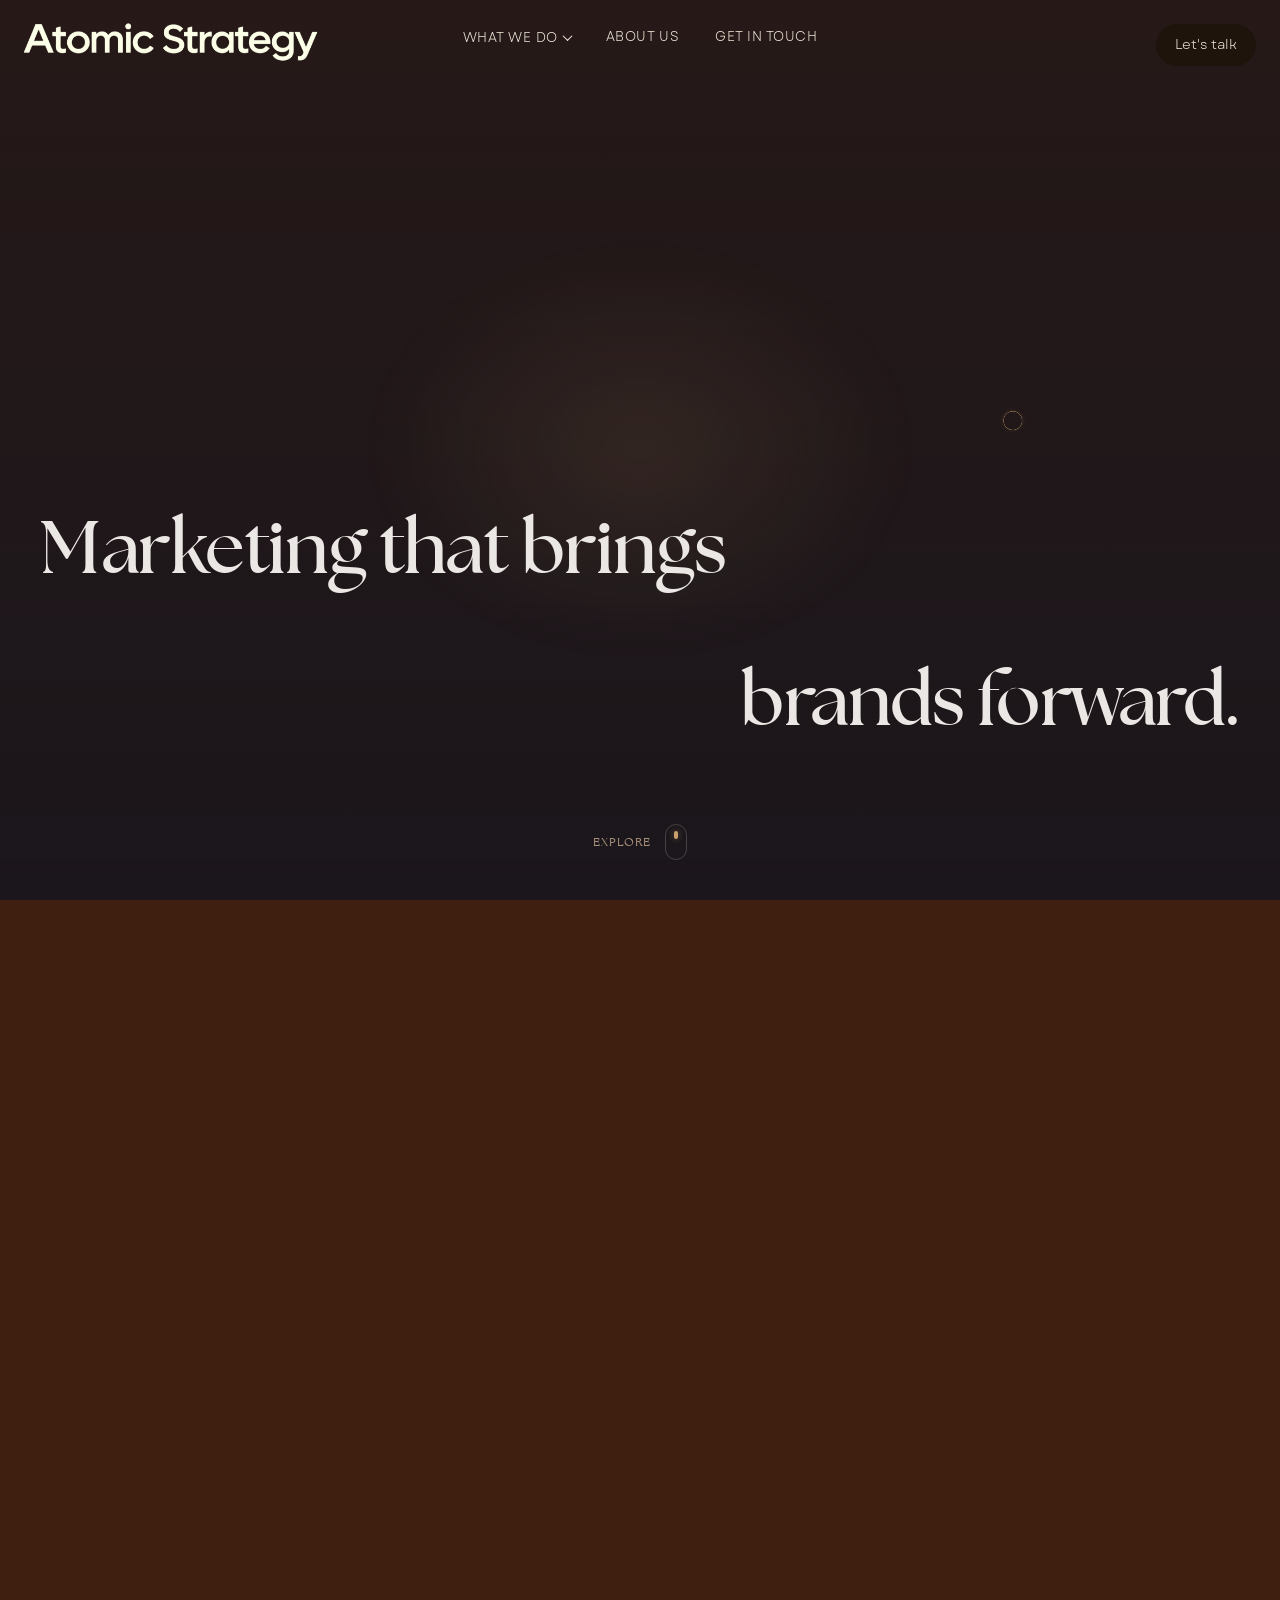
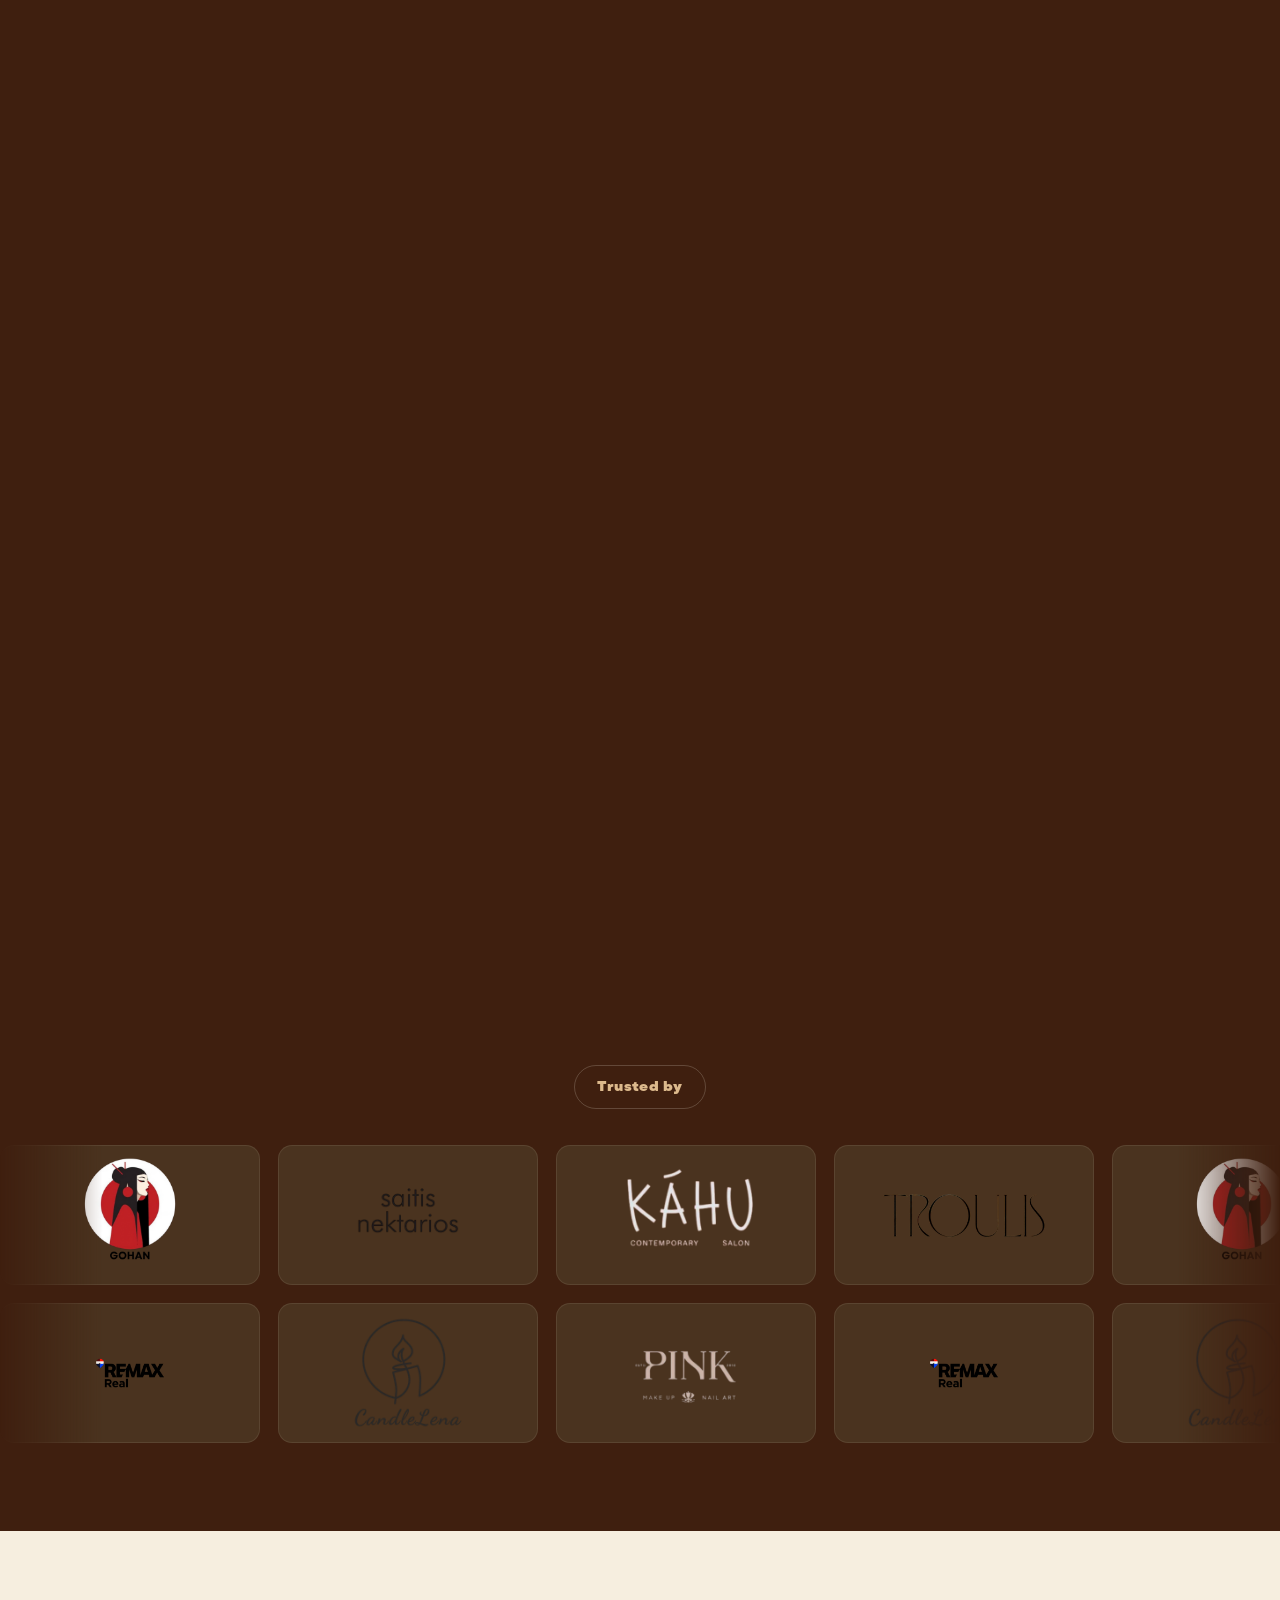
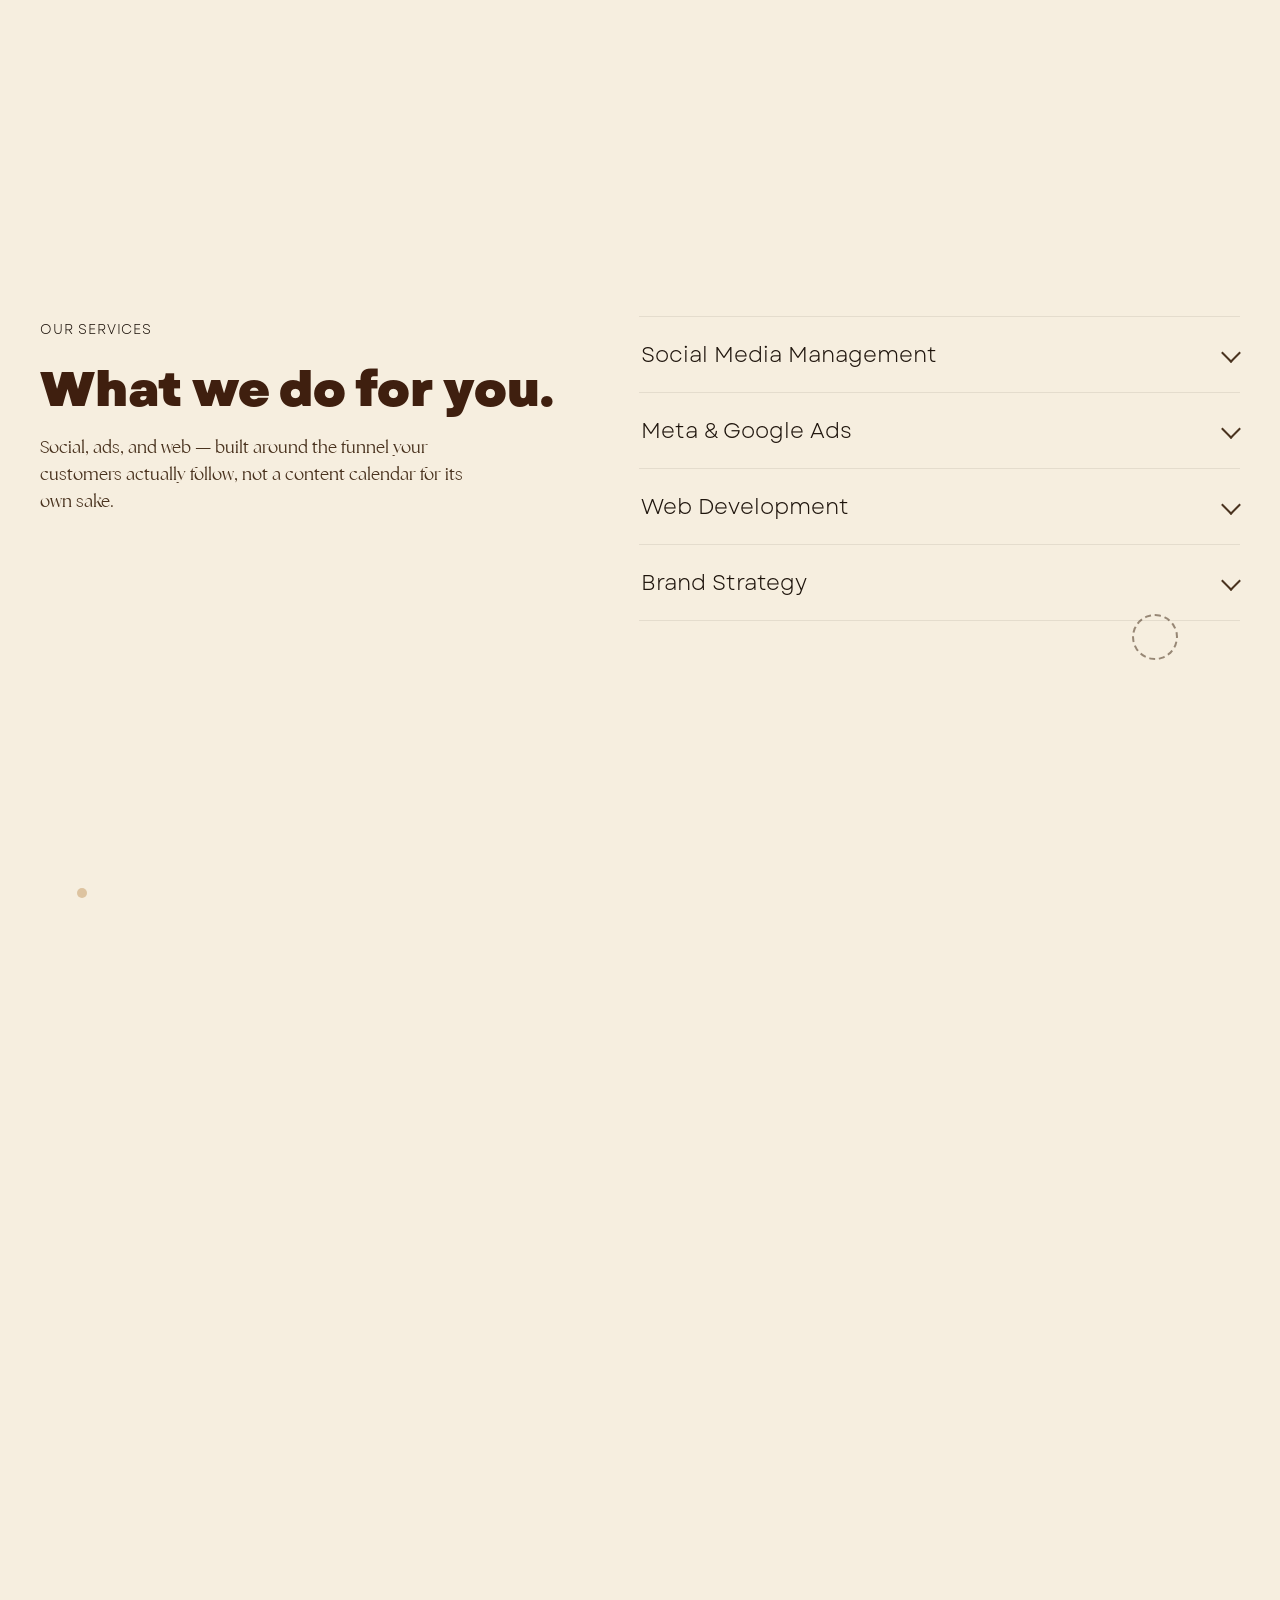
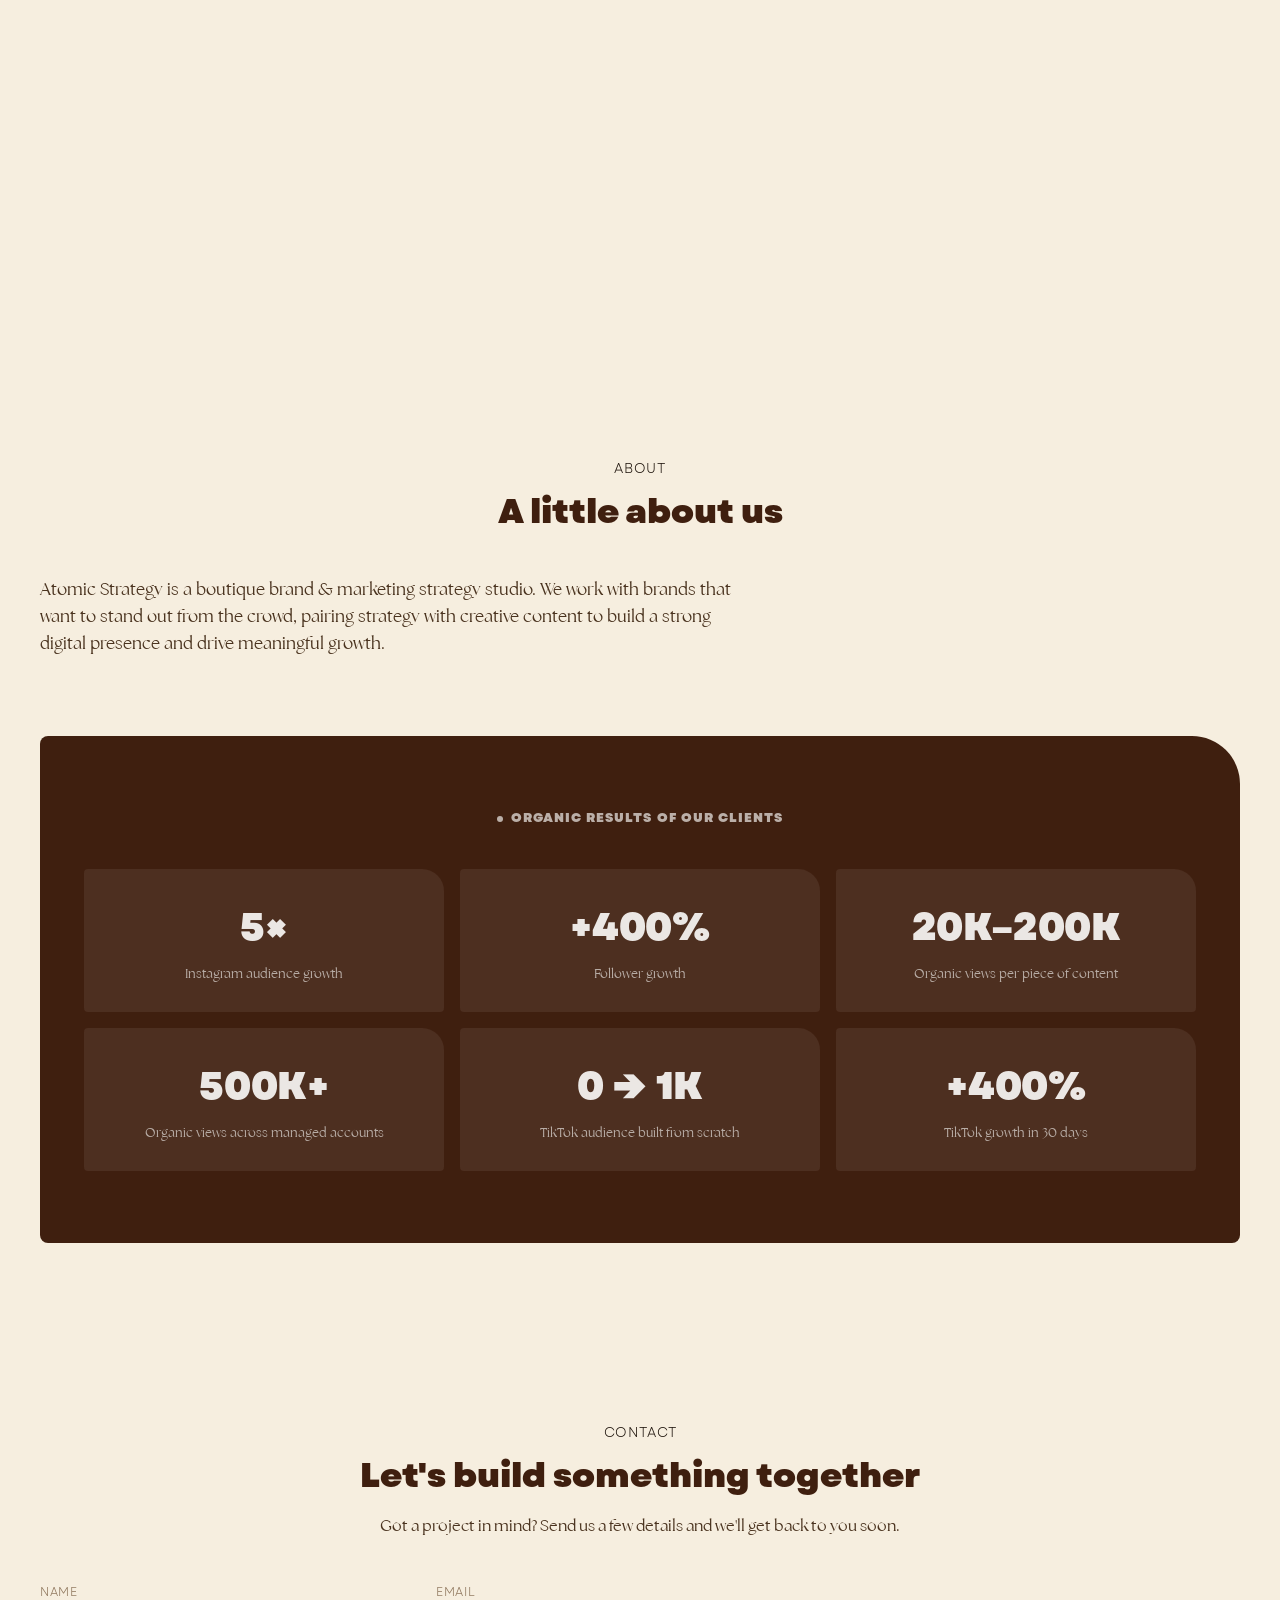
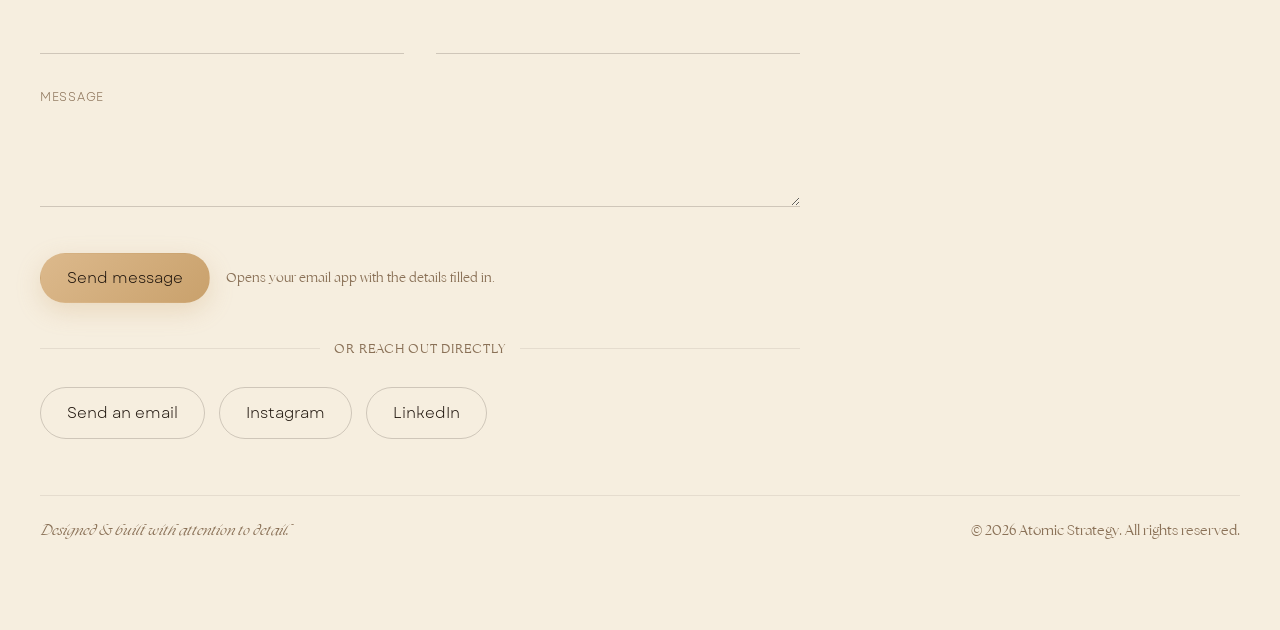
<file: index.html>
<!DOCTYPE html>
<html lang="en">
<head>
<meta charset="UTF-8">
<meta name="viewport" content="width=device-width, initial-scale=1.0">
<script>
  (function () {
    try {
      var supportsSticky = window.CSS && CSS.supports && CSS.supports("position", "sticky");
      if (supportsSticky) {
        document.documentElement.classList.add("pin-mode");
      }
      // Must run before first paint (styles.css gates the manual
      // pageFadeIn/.is-page-fading-out fallback on this class) so the
      // browser's own cross-document view transition never runs alongside
      // our own opacity animation on the same page load.
      if ("startViewTransition" in document) {
        document.documentElement.classList.add("has-native-transitions");
      }
      // Every reload / restart starts at the hero: no restored scroll
      // position, and no leftover #anchor jumping past it.
      if ("scrollRestoration" in history) {
        history.scrollRestoration = "manual";
      }
      if (location.hash) {
        history.replaceState(null, "", location.pathname + location.search);
      }
    } catch (e) {}
  })();
</script>
<title data-i18n="meta.title">Marketing that brings brands forward — Atomic Strategy</title>
<meta name="description" data-i18n-content="meta.description" content="Atomic Strategy — boutique brand &amp; marketing strategy studio στο Ηράκλειο Κρήτης.">
<meta property="og:type" content="website">
<meta property="og:url" content="https://atomicstrategy.gr/">
<meta property="og:site_name" content="Atomic Strategy">
<meta property="og:title" content="Marketing that brings brands forward — Atomic Strategy">
<meta property="og:description" content="Atomic Strategy — boutique brand &amp; marketing strategy studio στο Ηράκλειο Κρήτης.">
<meta property="og:image" content="https://atomicstrategy.gr/assets/images/og-cover.png">
<meta property="og:image:width" content="1200">
<meta property="og:image:height" content="630">
<meta name="twitter:card" content="summary_large_image">
<meta name="twitter:title" content="Marketing that brings brands forward — Atomic Strategy">
<meta name="twitter:description" content="Atomic Strategy — boutique brand &amp; marketing strategy studio στο Ηράκλειο Κρήτης.">
<meta name="twitter:image" content="https://atomicstrategy.gr/assets/images/og-cover.png">
<link rel="icon" type="image/svg+xml" href="assets/favicon.svg">
<link rel="preconnect" href="https://fonts.googleapis.com">
<link rel="preconnect" href="https://fonts.gstatic.com" crossorigin>
<link rel="stylesheet" href="https://fonts.googleapis.com/css2?family=Poppins:wght@600;700;800&display=swap">
<link rel="stylesheet" href="styles.css?v=202609233">
</head>
<body class="is-loading">

<div class="loader" id="loader" aria-hidden="true">
  <div class="loader-inner">
    <img class="loader-mark" src="assets/mark.png" alt="">
    <img class="loader-wordmark" src="assets/showcase-caption.png" alt="Atomic Strategy">
    <span class="loader-atomic" hidden>Atomic</span>
    <span class="loader-cycle" id="loaderCycle" hidden>Energy</span>
    <div class="loader-bar"><span class="loader-bar-fill" id="loaderBarFill"></span></div>
  </div>
</div>

<a class="skip-link" href="#main" data-i18n="a11y.skipLink">Μετάβαση στο περιεχόμενο</a>

<header class="floating-nav" id="floatingNav">
  <a href="#top" class="floating-nav-logo" aria-label="Atomic Strategy">
    <span class="brand-badge-text">Atomic<br>Strategy</span>
  </a>
  <nav class="floating-nav-links" aria-label="Κύρια πλοήγηση">
    <div class="nav-dropdown">
      <button type="button" class="nav-dropdown-trigger" id="servicesDropdownTriggerFloating" aria-expanded="false" aria-controls="servicesDropdownPanelFloating" data-i18n="nav.services">Υπηρεσίες</button>
      <div class="nav-dropdown-panel" id="servicesDropdownPanelFloating" aria-hidden="true">
        <div class="nav-dropdown-grid">
          <a href="service-social-media.html" class="nav-dropdown-item">
            <span class="nav-dropdown-icon" aria-hidden="true"><svg class="icon-svg" viewBox="0 0 24 24" fill="none" stroke="currentColor" stroke-width="1.8" stroke-linecap="round" stroke-linejoin="round" aria-hidden="true"><path d="M21 11.5a8.38 8.38 0 0 1-.9 3.8 8.5 8.5 0 0 1-7.6 4.7 8.38 8.38 0 0 1-3.8-.9L3 21l1.9-5.7a8.38 8.38 0 0 1-.9-3.8 8.5 8.5 0 0 1 4.7-7.6 8.38 8.38 0 0 1 3.8-.9h.5a8.48 8.48 0 0 1 8 8v.5z"/></svg></span>
            <span class="nav-dropdown-text">
              <strong data-i18n="service1.title">Διαχείριση Social Media</strong>
              <span data-i18n="service1.desc">Στρατηγική, παραγωγή και διαχείριση περιεχομένου για Meta &amp; TikTok, προσαρμοσμένα στο brand σου.</span>
            </span>
          </a>
          <a href="service-ads.html" class="nav-dropdown-item">
            <span class="nav-dropdown-icon" aria-hidden="true"><svg class="icon-svg" viewBox="0 0 24 24" fill="none" stroke="currentColor" stroke-width="1.8" stroke-linecap="round" stroke-linejoin="round" aria-hidden="true"><circle cx="12" cy="12" r="9"/><circle cx="12" cy="12" r="5"/><circle cx="12" cy="12" r="1.2" fill="currentColor" stroke="none"/></svg></span>
            <span class="nav-dropdown-text">
              <strong data-i18n="service2.title">Meta &amp; Google Ads</strong>
              <span data-i18n="service2.desc">Καμπάνιες βασισμένες στο customer funnel, με στοχευμένο retargeting και μηνιαίο reporting.</span>
            </span>
          </a>
          <a href="service-web.html" class="nav-dropdown-item">
            <span class="nav-dropdown-icon" aria-hidden="true"><svg class="icon-svg" viewBox="0 0 24 24" fill="none" stroke="currentColor" stroke-width="1.8" stroke-linecap="round" stroke-linejoin="round" aria-hidden="true"><polygon points="13 2 3 14 12 14 11 22 21 10 12 10 13 2"/></svg></span>
            <span class="nav-dropdown-text">
              <strong data-i18n="service3.title">Κατασκευή Ιστοσελίδων</strong>
              <span data-i18n="service3.desc">Γρήγορες, custom ιστοσελίδες φτιαγμένες να μετατρέπουν — όχι απλώς να δείχνουν ωραία.</span>
            </span>
          </a>
          <a href="service-brand-strategy.html" class="nav-dropdown-item">
            <span class="nav-dropdown-icon" aria-hidden="true"><svg class="icon-svg" viewBox="0 0 24 24" fill="none" stroke="currentColor" stroke-width="1.8" stroke-linecap="round" stroke-linejoin="round" aria-hidden="true"><line x1="7" y1="17" x2="17" y2="7"/><polyline points="7 7 17 7 17 17"/></svg></span>
            <span class="nav-dropdown-text">
              <strong data-i18n="service4.title">Brand Strategy</strong>
              <span data-i18n="service4.desc">Θέση, αφήγηση και ταυτότητα που κάνουν το brand σου να ξεχωρίζει από το πλήθος.</span>
            </span>
          </a>
        </div>
        <a href="#contact" class="nav-dropdown-footer">
          <span data-i18n="nav.servicesFooterPrompt">Δεν ξέρεις από πού να ξεκινήσεις;</span>
          <span class="nav-dropdown-footer-cta" data-i18n="nav.servicesFooterCta">Κλείσε ένα ραντεβού <span aria-hidden="true">→</span></span>
        </a>
      </div>
    </div>

    <a href="#about" data-i18n="nav.about">Σχετικά</a>
    <a href="#contact" data-i18n="nav.contact">Επικοινωνία</a>
  </nav>
  <a href="#contact" class="btn btn-primary btn-small btn-cta-violet" data-i18n="nav.cta">Επικοινωνία</a>
</header>

<div class="hero-video-frame" id="heroVideoFrame">
  <video id="heroVideo" class="hero-video" src="assets/videos/hero.mp4" muted loop playsinline preload="auto" aria-hidden="true"></video>
  <div class="hero-video-overlay" aria-hidden="true"></div>
  <button type="button" class="hero-video-play" id="heroVideoPlay" aria-label="Αναπαραγωγή βίντεο">
    <span class="hero-video-play-icon" aria-hidden="true">▶</span>
  </button>
</div>

<main id="main">
<div class="pin-wrap" id="pinWrap">
<div class="pin-stage">
<div class="pin-bg-atom" aria-hidden="true"><span class="atom-ring-simple"></span></div>

  <!-- ============ HERO ============ -->
  <section class="panel hero" id="top">
    <div class="hero-watermark" aria-hidden="true">
      <span class="hero-watermark-word">ATOMIC STRATEGY</span>
    </div>
    <div class="hero-watermark-fill" aria-hidden="true">
      <span class="hero-watermark-word">ATOMIC STRATEGY</span>
    </div>
    <div class="hero-glow" aria-hidden="true"></div>

    <a class="brand-badge" href="#top" aria-label="Atomic Strategy">
      <img class="brand-badge-logo brand-badge-logo--wide" src="assets/showcase-caption.png" alt="Atomic Strategy">
    </a>

    <nav class="hero-nav" aria-label="Κύρια πλοήγηση">
      <div class="nav-dropdown">
        <button type="button" class="nav-dropdown-trigger" id="servicesDropdownTrigger" aria-expanded="false" aria-controls="servicesDropdownPanel" data-i18n="nav.services">Υπηρεσίες</button>
        <div class="nav-dropdown-panel" id="servicesDropdownPanel" aria-hidden="true">
          <div class="nav-dropdown-grid">
            <a href="service-social-media.html" class="nav-dropdown-item">
              <span class="nav-dropdown-icon" aria-hidden="true"><svg class="icon-svg" viewBox="0 0 24 24" fill="none" stroke="currentColor" stroke-width="1.8" stroke-linecap="round" stroke-linejoin="round" aria-hidden="true"><path d="M21 11.5a8.38 8.38 0 0 1-.9 3.8 8.5 8.5 0 0 1-7.6 4.7 8.38 8.38 0 0 1-3.8-.9L3 21l1.9-5.7a8.38 8.38 0 0 1-.9-3.8 8.5 8.5 0 0 1 4.7-7.6 8.38 8.38 0 0 1 3.8-.9h.5a8.48 8.48 0 0 1 8 8v.5z"/></svg></span>
              <span class="nav-dropdown-text">
                <strong data-i18n="service1.title">Διαχείριση Social Media</strong>
                <span data-i18n="service1.desc">Στρατηγική, παραγωγή και διαχείριση περιεχομένου για Meta &amp; TikTok, προσαρμοσμένα στο brand σου.</span>
              </span>
            </a>
            <a href="service-ads.html" class="nav-dropdown-item">
              <span class="nav-dropdown-icon" aria-hidden="true"><svg class="icon-svg" viewBox="0 0 24 24" fill="none" stroke="currentColor" stroke-width="1.8" stroke-linecap="round" stroke-linejoin="round" aria-hidden="true"><circle cx="12" cy="12" r="9"/><circle cx="12" cy="12" r="5"/><circle cx="12" cy="12" r="1.2" fill="currentColor" stroke="none"/></svg></span>
              <span class="nav-dropdown-text">
                <strong data-i18n="service2.title">Meta &amp; Google Ads</strong>
                <span data-i18n="service2.desc">Καμπάνιες βασισμένες στο customer funnel, με στοχευμένο retargeting και μηνιαίο reporting.</span>
              </span>
            </a>
            <a href="service-web.html" class="nav-dropdown-item">
              <span class="nav-dropdown-icon" aria-hidden="true"><svg class="icon-svg" viewBox="0 0 24 24" fill="none" stroke="currentColor" stroke-width="1.8" stroke-linecap="round" stroke-linejoin="round" aria-hidden="true"><polygon points="13 2 3 14 12 14 11 22 21 10 12 10 13 2"/></svg></span>
              <span class="nav-dropdown-text">
                <strong data-i18n="service3.title">Κατασκευή Ιστοσελίδων</strong>
                <span data-i18n="service3.desc">Γρήγορες, custom ιστοσελίδες φτιαγμένες να μετατρέπουν — όχι απλώς να δείχνουν ωραία.</span>
              </span>
            </a>
            <a href="service-brand-strategy.html" class="nav-dropdown-item">
              <span class="nav-dropdown-icon" aria-hidden="true"><svg class="icon-svg" viewBox="0 0 24 24" fill="none" stroke="currentColor" stroke-width="1.8" stroke-linecap="round" stroke-linejoin="round" aria-hidden="true"><line x1="7" y1="17" x2="17" y2="7"/><polyline points="7 7 17 7 17 17"/></svg></span>
              <span class="nav-dropdown-text">
                <strong data-i18n="service4.title">Brand Strategy</strong>
                <span data-i18n="service4.desc">Θέση, αφήγηση και ταυτότητα που κάνουν το brand σου να ξεχωρίζει από το πλήθος.</span>
              </span>
            </a>
          </div>
          <a href="#contact" class="nav-dropdown-footer">
            <span data-i18n="nav.servicesFooterPrompt">Δεν ξέρεις από πού να ξεκινήσεις;</span>
            <span class="nav-dropdown-footer-cta" data-i18n="nav.servicesFooterCta">Κλείσε ένα ραντεβού <span aria-hidden="true">→</span></span>
          </a>
        </div>
      </div>

      <a href="#about" data-i18n="nav.about">Σχετικά</a>
      <a href="#contact" data-i18n="nav.contact">Επικοινωνία</a>
    </nav>

    <div class="hero-top-right">
      <a href="#contact" class="btn btn-primary btn-small btn-cta-violet" data-i18n="nav.cta">Επικοινωνία</a>
    </div>

    <div class="wrap hero-inner">
      <div class="hero-copy">
        <h1 class="hero-title" data-i18n-html="hero.title"><span class="hero-title-line hero-title-line-1">Marketing that brings</span><span class="hero-title-line hero-title-line-2"><span class="glow-text">brands</span> <span class="glow-text">forward</span>.</span></h1>
      </div>
    </div>

    <a class="hero-scroll" href="#about">
      <span data-i18n="hero.scroll">Explore</span>
      <span class="hero-scroll-mouse" aria-hidden="true">
        <span class="hero-scroll-dot"></span>
      </span>
    </a>

    <div class="video-showcase-inner" id="videoShowcaseInner">
      <div class="video-panel-target" id="videoPanelTarget" aria-hidden="true"></div>
      <p class="video-showcase-caption">
        <img class="video-showcase-logo" src="assets/showcase-caption.png" alt="Atomic Strategy">
      </p>
    </div>
  </section>

  </div>
  </div>

  <!-- ============ TRUSTED BY ============ -->
  <section class="section trusted-by-section" id="trusted-by">
    <div class="wrap">
      <div class="trusted-by-head reveal">
        <span class="trusted-by-label" data-i18n="trustedBy.label">Trusted by</span>
      </div>
    </div>

    <div class="logo-marquee" aria-hidden="true">
      <div class="logo-marquee-row">
        <div class="logo-marquee-track">
          <span class="logo-tile"><img src="assets/clients/2.png" alt="Gohan" loading="lazy"></span>
          <span class="logo-tile"><img src="assets/clients/5.png" alt="Saitis Nektarios" loading="lazy"></span>
          <span class="logo-tile"><img src="assets/clients/1.png" alt="Kahu Salon" loading="lazy"></span>
          <span class="logo-tile"><img src="assets/clients/COLLABS BG REMOVED.png" alt="Troulis" loading="lazy"></span>
          <span class="logo-tile"><img src="assets/clients/2.png" alt="Gohan" loading="lazy"></span>
          <span class="logo-tile"><img src="assets/clients/5.png" alt="Saitis Nektarios" loading="lazy"></span>
          <span class="logo-tile"><img src="assets/clients/1.png" alt="Kahu Salon" loading="lazy"></span>
          <span class="logo-tile"><img src="assets/clients/COLLABS BG REMOVED.png" alt="Troulis" loading="lazy"></span>
          <span class="logo-tile"><img src="assets/clients/2.png" alt="Gohan" loading="lazy"></span>
          <span class="logo-tile"><img src="assets/clients/5.png" alt="Saitis Nektarios" loading="lazy"></span>
          <span class="logo-tile"><img src="assets/clients/1.png" alt="Kahu Salon" loading="lazy"></span>
          <span class="logo-tile"><img src="assets/clients/COLLABS BG REMOVED.png" alt="Troulis" loading="lazy"></span>
          <span class="logo-tile"><img src="assets/clients/2.png" alt="Gohan" loading="lazy"></span>
          <span class="logo-tile"><img src="assets/clients/5.png" alt="Saitis Nektarios" loading="lazy"></span>
          <span class="logo-tile"><img src="assets/clients/1.png" alt="Kahu Salon" loading="lazy"></span>
          <span class="logo-tile"><img src="assets/clients/COLLABS BG REMOVED.png" alt="Troulis" loading="lazy"></span>
          <span class="logo-tile"><img src="assets/clients/2.png" alt="Gohan" loading="lazy"></span>
          <span class="logo-tile"><img src="assets/clients/5.png" alt="Saitis Nektarios" loading="lazy"></span>
          <span class="logo-tile"><img src="assets/clients/1.png" alt="Kahu Salon" loading="lazy"></span>
          <span class="logo-tile"><img src="assets/clients/COLLABS BG REMOVED.png" alt="Troulis" loading="lazy"></span>
          <span class="logo-tile"><img src="assets/clients/2.png" alt="Gohan" loading="lazy"></span>
          <span class="logo-tile"><img src="assets/clients/5.png" alt="Saitis Nektarios" loading="lazy"></span>
          <span class="logo-tile"><img src="assets/clients/1.png" alt="Kahu Salon" loading="lazy"></span>
          <span class="logo-tile"><img src="assets/clients/COLLABS BG REMOVED.png" alt="Troulis" loading="lazy"></span>
          <span class="logo-tile"><img src="assets/clients/2.png" alt="Gohan" loading="lazy"></span>
          <span class="logo-tile"><img src="assets/clients/5.png" alt="Saitis Nektarios" loading="lazy"></span>
          <span class="logo-tile"><img src="assets/clients/1.png" alt="Kahu Salon" loading="lazy"></span>
          <span class="logo-tile"><img src="assets/clients/COLLABS BG REMOVED.png" alt="Troulis" loading="lazy"></span>
          <span class="logo-tile"><img src="assets/clients/2.png" alt="Gohan" loading="lazy"></span>
          <span class="logo-tile"><img src="assets/clients/5.png" alt="Saitis Nektarios" loading="lazy"></span>
          <span class="logo-tile"><img src="assets/clients/1.png" alt="Kahu Salon" loading="lazy"></span>
          <span class="logo-tile"><img src="assets/clients/COLLABS BG REMOVED.png" alt="Troulis" loading="lazy"></span>
        </div>
      </div>
      <div class="logo-marquee-row logo-marquee-row-reverse">
        <div class="logo-marquee-track logo-marquee-track-reverse">
          <span class="logo-tile"><img src="assets/clients/3.png" alt="Remax" loading="lazy"></span>
          <span class="logo-tile"><img src="assets/clients/6.png" alt="Candle Lena" loading="lazy"></span>
          <span class="logo-tile"><img src="assets/clients/4.png" alt="Pink" loading="lazy"></span>
          <span class="logo-tile"><img src="assets/clients/3.png" alt="Remax" loading="lazy"></span>
          <span class="logo-tile"><img src="assets/clients/6.png" alt="Candle Lena" loading="lazy"></span>
          <span class="logo-tile"><img src="assets/clients/4.png" alt="Pink" loading="lazy"></span>
          <span class="logo-tile"><img src="assets/clients/3.png" alt="Remax" loading="lazy"></span>
          <span class="logo-tile"><img src="assets/clients/6.png" alt="Candle Lena" loading="lazy"></span>
          <span class="logo-tile"><img src="assets/clients/4.png" alt="Pink" loading="lazy"></span>
          <span class="logo-tile"><img src="assets/clients/3.png" alt="Remax" loading="lazy"></span>
          <span class="logo-tile"><img src="assets/clients/6.png" alt="Candle Lena" loading="lazy"></span>
          <span class="logo-tile"><img src="assets/clients/4.png" alt="Pink" loading="lazy"></span>
          <span class="logo-tile"><img src="assets/clients/3.png" alt="Remax" loading="lazy"></span>
          <span class="logo-tile"><img src="assets/clients/6.png" alt="Candle Lena" loading="lazy"></span>
          <span class="logo-tile"><img src="assets/clients/4.png" alt="Pink" loading="lazy"></span>
          <span class="logo-tile"><img src="assets/clients/3.png" alt="Remax" loading="lazy"></span>
          <span class="logo-tile"><img src="assets/clients/6.png" alt="Candle Lena" loading="lazy"></span>
          <span class="logo-tile"><img src="assets/clients/4.png" alt="Pink" loading="lazy"></span>
          <span class="logo-tile"><img src="assets/clients/3.png" alt="Remax" loading="lazy"></span>
          <span class="logo-tile"><img src="assets/clients/6.png" alt="Candle Lena" loading="lazy"></span>
          <span class="logo-tile"><img src="assets/clients/4.png" alt="Pink" loading="lazy"></span>
          <span class="logo-tile"><img src="assets/clients/3.png" alt="Remax" loading="lazy"></span>
          <span class="logo-tile"><img src="assets/clients/6.png" alt="Candle Lena" loading="lazy"></span>
          <span class="logo-tile"><img src="assets/clients/4.png" alt="Pink" loading="lazy"></span>
          <span class="logo-tile"><img src="assets/clients/3.png" alt="Remax" loading="lazy"></span>
          <span class="logo-tile"><img src="assets/clients/6.png" alt="Candle Lena" loading="lazy"></span>
          <span class="logo-tile"><img src="assets/clients/4.png" alt="Pink" loading="lazy"></span>
          <span class="logo-tile"><img src="assets/clients/3.png" alt="Remax" loading="lazy"></span>
          <span class="logo-tile"><img src="assets/clients/6.png" alt="Candle Lena" loading="lazy"></span>
          <span class="logo-tile"><img src="assets/clients/4.png" alt="Pink" loading="lazy"></span>
        </div>
      </div>
    </div>
  </section>

  <!-- ============ SERVICES ============ -->
  <section class="section section-alt" id="services">
    <div class="doodles" aria-hidden="true">
      <span class="doodle doodle-dot doodle-1"></span>
      <span class="doodle doodle-ring doodle-5"></span>
      <span class="doodle doodle-plus doodle-6"></span>
    </div>
    <div class="svc-pin-wrap" id="svcPinWrap">
    <div class="svc-pin-stage">
    <div class="wrap">
      <div class="svc-split">
        <div class="svc-lead reveal">
          <span class="section-kicker" data-i18n="services.kicker">Οι Υπηρεσίες μας</span>
          <h2 class="svc-lead-title" data-i18n="services.heading">Τι κάνουμε για εσένα.</h2>
          <p class="svc-lead-text" data-i18n="services.subheading">
            Social, διαφημίσεις και web — χτισμένα γύρω από το funnel που πραγματικά ακολουθούν οι πελάτες σου, όχι ένα ημερολόγιο περιεχομένου για το θεαθήναι.
          </p>
        </div>

        <div class="svc-accordion reveal">
          <div class="acc-row is-open">
            <button class="acc-summary" type="button" aria-expanded="true">
              <span data-i18n="service1.title">Διαχείριση Social Media</span>
              <span class="acc-arrow" aria-hidden="true"></span>
            </button>
            <span class="acc-progress" aria-hidden="true"><span class="acc-progress-fill"></span></span>
            <div class="acc-body">
              <div class="acc-body-inner">
                <span class="acc-sub" data-i18n="services.svc1Sub">(Meta &amp; TikTok)</span>
                <ol class="svc-bullets">
                  <li data-i18n="services.svc1B1">Ανάπτυξη εξατομικευμένης στρατηγικής marketing για την επιχείρησή σου</li>
                  <li data-i18n="services.svc1B2">Δημιουργία καινοτόμων concepts για την αποτελεσματική προβολή του brand σου</li>
                  <li data-i18n="services.svc1B3">Παραγωγή περιεχομένου ανάλογα με τη συχνότητα που χρειάζεσαι (+ εύρεση μοντέλων)</li>
                  <li data-i18n="services.svc1B4">Επεξεργασία περιεχομένου ανάλογα με την πλατφόρμα</li>
                  <li data-i18n="services.svc1B5">Ανέβασμα με SEO-optimized περιγραφές</li>
                </ol>
              </div>
            </div>
          </div>

          <div class="acc-row">
            <button class="acc-summary" type="button" aria-expanded="false">
              <span data-i18n="service2.title">Meta &amp; Google Ads</span>
              <span class="acc-arrow" aria-hidden="true"></span>
            </button>
            <span class="acc-progress" aria-hidden="true"><span class="acc-progress-fill"></span></span>
            <div class="acc-body">
              <div class="acc-body-inner">
                <ol class="svc-bullets">
                  <li data-i18n="services.svc2B1">Ανάπτυξη στρατηγικής βασισμένης στο Customer Funnel</li>
                  <li data-i18n="services.svc2B2">Δημιουργία και διαχείριση καμπανιών</li>
                  <li data-i18n="services.svc2B3">Copywriting διαφημίσεων</li>
                  <li data-i18n="services.svc2B4">Δημιουργία Retargeting Audiences (η καλύτερη τακτική)</li>
                  <li data-i18n="services.svc2B5">Παραγωγή creative για τις διαφημίσεις (αν χρειαστεί)</li>
                  <li data-i18n="services.svc2B6">Διαχείριση budget &amp; μηνιαία αναφορά</li>
                </ol>
              </div>
            </div>
          </div>

          <div class="acc-row">
            <button class="acc-summary" type="button" aria-expanded="false">
              <span data-i18n="service3.title">Κατασκευή Ιστοσελίδων</span>
              <span class="acc-arrow" aria-hidden="true"></span>
            </button>
            <span class="acc-progress" aria-hidden="true"><span class="acc-progress-fill"></span></span>
            <div class="acc-body">
              <div class="acc-body-inner">
                <p class="acc-desc" data-i18n="service3.desc">Γρήγορες, custom ιστοσελίδες φτιαγμένες να μετατρέπουν — όχι απλώς να δείχνουν ωραία.</p>
              </div>
            </div>
          </div>

          <div class="acc-row">
            <button class="acc-summary" type="button" aria-expanded="false">
              <span data-i18n="service4.title">Brand Strategy</span>
              <span class="acc-arrow" aria-hidden="true"></span>
            </button>
            <span class="acc-progress" aria-hidden="true"><span class="acc-progress-fill"></span></span>
            <div class="acc-body">
              <div class="acc-body-inner">
                <p class="acc-desc" data-i18n="service4.desc">Θέση, αφήγηση και ταυτότητα που κάνουν το brand σου να ξεχωρίζει από το πλήθος.</p>
              </div>
            </div>
          </div>
        </div>
      </div>
    </div>
    </div>
    </div>
  </section>

  <!-- ============ ABOUT ============ -->
  <section class="section" id="about">
    <div class="wrap about-inner">
      <div class="section-head reveal">
        <span class="section-kicker" data-i18n="about.kicker">Σχετικά</span>
        <h2 data-i18n="about.heading">Λίγα λόγια για εμάς</h2>
      </div>

      <p class="about-body reveal" data-i18n="about.body">
        Το Atomic Strategy είναι ένα boutique brand &amp; marketing strategy studio. Δουλεύουμε με brands που θέλουν να
        ξεχωρίσουν από το πλήθος, συνδυάζοντας στρατηγική με δημιουργικό περιεχόμενο για να χτίσουν ισχυρή ψηφιακή
        παρουσία και να πετύχουν ουσιαστική ανάπτυξη.
      </p>

      <div class="results reveal">
        <p class="results-kicker">
          <span class="results-dot" aria-hidden="true"></span>
          <span data-i18n="results.kicker">Οργανικά αποτελέσματα των πελατών μας</span>
        </p>
        <div class="results-grid">
          <div class="result-stat">
            <p class="result-num">5×</p>
            <p class="result-label" data-i18n="results.l1">Αύξηση κοινού στο Instagram</p>
          </div>
          <div class="result-stat">
            <p class="result-num">+400%</p>
            <p class="result-label" data-i18n="results.l2">Αύξηση followers</p>
          </div>
          <div class="result-stat">
            <p class="result-num">20K–200K</p>
            <p class="result-label" data-i18n="results.l3">Οργανικές προβολές ανά περιεχόμενο</p>
          </div>
          <div class="result-stat">
            <p class="result-num">500K+</p>
            <p class="result-label" data-i18n="results.l4">Οργανικές προβολές σε όλους τους λογαριασμούς που διαχειριζόμαστε</p>
          </div>
          <div class="result-stat">
            <p class="result-num">0 → 1K</p>
            <p class="result-label" data-i18n="results.l5">Κοινό TikTok χτισμένο από το μηδέν</p>
          </div>
          <div class="result-stat">
            <p class="result-num">+400%</p>
            <p class="result-label" data-i18n="results.l6">Ανάπτυξη TikTok σε 30 μέρες</p>
          </div>
        </div>
      </div>
    </div>
  </section>

  <!-- ============ CONTACT ============ -->
  <section class="section section-alt" id="contact">
    <div class="wrap">
      <div class="section-head reveal">
        <span class="section-kicker" data-i18n="contact.kicker">Επικοινωνία</span>
        <h2 data-i18n="contact.heading">Ας φτιάξουμε κάτι μαζί</h2>
        <p class="section-sub" data-i18n="contact.body">
          Έχεις ένα project στο μυαλό σου; Πες μας λίγα λόγια και θα επικοινωνήσουμε μαζί σου σύντομα.
        </p>
      </div>

      <form class="contact-form reveal" id="contactForm">
        <div class="form-field">
          <label for="cf-name" data-i18n="contact.formName">Όνομα</label>
          <input type="text" id="cf-name" name="name" required>
        </div>
        <div class="form-field">
          <label for="cf-email" data-i18n="contact.formEmail">Email</label>
          <input type="email" id="cf-email" name="email" required>
        </div>
        <div class="form-field full">
          <label for="cf-message" data-i18n="contact.formMessage">Μήνυμα</label>
          <textarea id="cf-message" name="message" required></textarea>
        </div>
        <div class="contact-form-actions">
          <button type="submit" class="btn btn-primary" data-i18n="contact.formSubmit">Στείλε μήνυμα</button>
          <p class="form-note" data-i18n="contact.formNote">Ανοίγει η εφαρμογή email σου με τα στοιχεία συμπληρωμένα.</p>
        </div>
      </form>

      <p class="contact-divider" data-i18n="contact.orDivider">Ή επικοινώνησε απευθείας</p>

      <!-- TODO: replace the placeholder social links below with your real ones. -->
      <div class="contact-actions">
        <a class="btn btn-ghost" href="mailto:helloatomicstrategy@gmail.com" data-i18n="contact.emailLabel">Στείλε email</a>
        <a class="btn btn-ghost" href="https://instagram.com/atomic_strategy" target="_blank" rel="noopener" data-i18n="contact.instagram">Instagram</a>
        <a class="btn btn-ghost" href="https://www.linkedin.com/in/maria-chalkiadaki-marketing-1877251b8/" target="_blank" rel="noopener" data-i18n="contact.linkedin">LinkedIn</a>
      </div>

      <div class="footer-inner embedded-footer">
        <p class="footer-slogan" data-i18n-html="footer.tagline">Σχεδιασμένο &amp; φτιαγμένο με προσοχή στη λεπτομέρεια.</p>
        <p class="footer-rights">© <span id="year"></span> Atomic Strategy. <span data-i18n="footer.rights">Όλα τα δικαιώματα διατηρούνται.</span></p>
      </div>
    </div>
  </section>

</main>

<!-- ============ VIDEO POPUP ============ -->
<div class="video-modal" id="videoModal" aria-hidden="true">
  <div class="video-modal-backdrop" id="videoModalBackdrop"></div>
  <div class="video-modal-inner">
    <button type="button" class="video-modal-close" id="videoModalClose" aria-label="Close video">×</button>
    <video id="videoModalPlayer" class="video-modal-player" src="assets/videos/hero.mp4" controls playsinline></video>
  </div>
</div>

<script src="script.js?v=202609233"></script>
</body>
</html>
</file>
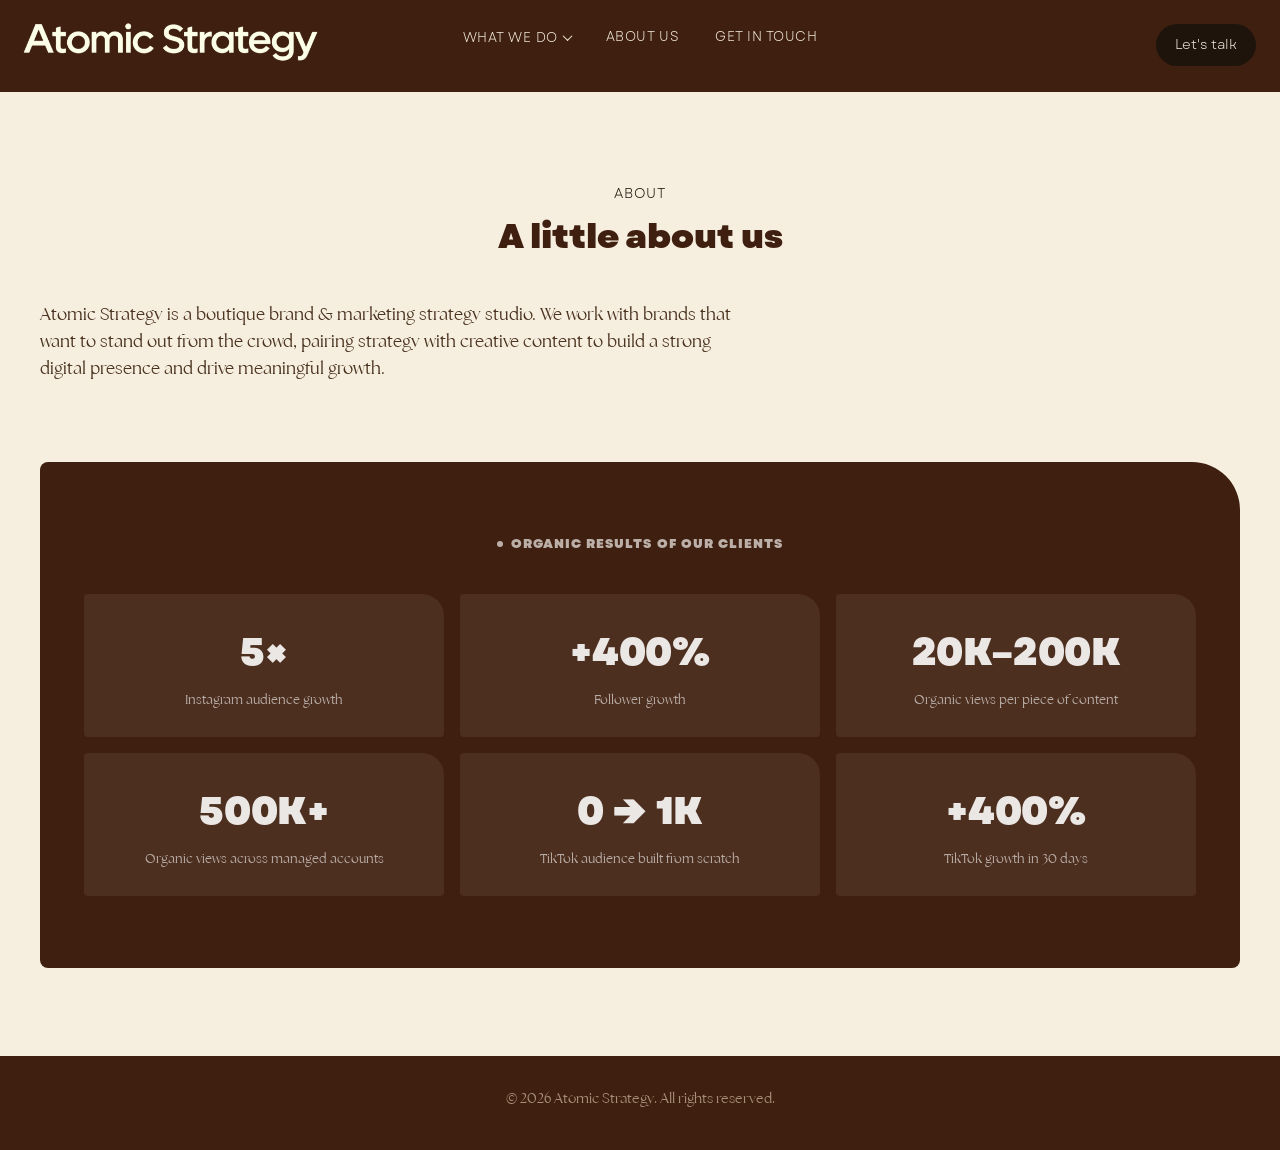
<file: about.html>
<!DOCTYPE html>
<html lang="en">
<head>
<meta charset="UTF-8">
<meta name="viewport" content="width=device-width, initial-scale=1.0">
<script>
  if ("startViewTransition" in document) {
    document.documentElement.classList.add("has-native-transitions");
  }
</script>
<title>About — Atomic Strategy</title>
<meta name="description" content="Atomic Strategy — boutique brand & marketing strategy studio.">
<link rel="icon" type="image/svg+xml" href="assets/favicon.svg">
<link rel="stylesheet" href="styles.css?v=202609233">
</head>
<body>

<header class="cs-header">
  <a href="index.html" class="brand-badge" aria-label="Atomic Strategy">
    <img class="brand-badge-logo brand-badge-logo--wide" src="assets/showcase-caption.png" alt="Atomic Strategy">
  </a>

  <nav class="hero-nav" aria-label="Main navigation">
    <div class="nav-dropdown">
      <button type="button" class="nav-dropdown-trigger" id="servicesDropdownTrigger" aria-expanded="false" aria-controls="servicesDropdownPanel">What we do</button>
      <div class="nav-dropdown-panel" id="servicesDropdownPanel" aria-hidden="true">
        <div class="nav-dropdown-grid">
          <a href="service-social-media.html" class="nav-dropdown-item">
            <span class="nav-dropdown-icon" aria-hidden="true"><svg class="icon-svg" viewBox="0 0 24 24" fill="none" stroke="currentColor" stroke-width="1.8" stroke-linecap="round" stroke-linejoin="round" aria-hidden="true"><path d="M21 11.5a8.38 8.38 0 0 1-.9 3.8 8.5 8.5 0 0 1-7.6 4.7 8.38 8.38 0 0 1-3.8-.9L3 21l1.9-5.7a8.38 8.38 0 0 1-.9-3.8 8.5 8.5 0 0 1 4.7-7.6 8.38 8.38 0 0 1 3.8-.9h.5a8.48 8.48 0 0 1 8 8v.5z"/></svg></span>
            <span class="nav-dropdown-text">
              <strong>Social Media Management</strong>
              <span>Strategy, content production and management for Meta &amp; TikTok, tailored to your brand.</span>
            </span>
          </a>
          <a href="service-ads.html" class="nav-dropdown-item">
            <span class="nav-dropdown-icon" aria-hidden="true"><svg class="icon-svg" viewBox="0 0 24 24" fill="none" stroke="currentColor" stroke-width="1.8" stroke-linecap="round" stroke-linejoin="round" aria-hidden="true"><circle cx="12" cy="12" r="9"/><circle cx="12" cy="12" r="5"/><circle cx="12" cy="12" r="1.2" fill="currentColor" stroke="none"/></svg></span>
            <span class="nav-dropdown-text">
              <strong>Meta &amp; Google Ads</strong>
              <span>Campaigns built around the customer funnel, with targeted retargeting and monthly reporting.</span>
            </span>
          </a>
          <a href="service-web.html" class="nav-dropdown-item">
            <span class="nav-dropdown-icon" aria-hidden="true"><svg class="icon-svg" viewBox="0 0 24 24" fill="none" stroke="currentColor" stroke-width="1.8" stroke-linecap="round" stroke-linejoin="round" aria-hidden="true"><polygon points="13 2 3 14 12 14 11 22 21 10 12 10 13 2"/></svg></span>
            <span class="nav-dropdown-text">
              <strong>Web Development</strong>
              <span>Fast, custom websites built to convert — not just to look good.</span>
            </span>
          </a>
          <a href="service-brand-strategy.html" class="nav-dropdown-item">
            <span class="nav-dropdown-icon" aria-hidden="true"><svg class="icon-svg" viewBox="0 0 24 24" fill="none" stroke="currentColor" stroke-width="1.8" stroke-linecap="round" stroke-linejoin="round" aria-hidden="true"><line x1="7" y1="17" x2="17" y2="7"/><polyline points="7 7 17 7 17 17"/></svg></span>
            <span class="nav-dropdown-text">
              <strong>Brand Strategy</strong>
              <span>Positioning, narrative and identity that make your brand stand out from the crowd.</span>
            </span>
          </a>
        </div>
        <a href="contact.html" class="nav-dropdown-footer">
          <span>Not sure where to start?</span>
          <span class="nav-dropdown-footer-cta">Book a call <span aria-hidden="true">→</span></span>
        </a>
      </div>
    </div>

    <a href="about.html">About us</a>
    <a href="contact.html">Get in touch</a>
  </nav>

  <div class="hero-top-right">
    <a href="contact.html" class="btn btn-primary btn-small btn-cta-violet">Let's talk</a>
  </div>
</header>

<main>
  <section class="section" id="about">
    <div class="wrap about-inner">
      <div class="section-head">
        <span class="section-kicker">About</span>
        <h2>A little about us</h2>
      </div>

      <p class="about-body">
        Atomic Strategy is a boutique brand &amp; marketing strategy studio. We work with brands that want to
        stand out from the crowd, pairing strategy with creative content to build a strong digital presence and
        drive meaningful growth.
      </p>

      <div class="results">
        <p class="results-kicker">
          <span class="results-dot" aria-hidden="true"></span>
          <span>Organic results of our clients</span>
        </p>
        <div class="results-grid">
          <div class="result-stat">
            <p class="result-num">5×</p>
            <p class="result-label">Instagram audience growth</p>
          </div>
          <div class="result-stat">
            <p class="result-num">+400%</p>
            <p class="result-label">Follower growth</p>
          </div>
          <div class="result-stat">
            <p class="result-num">20K–200K</p>
            <p class="result-label">Organic views per piece of content</p>
          </div>
          <div class="result-stat">
            <p class="result-num">500K+</p>
            <p class="result-label">Organic views across managed accounts</p>
          </div>
          <div class="result-stat">
            <p class="result-num">0 → 1K</p>
            <p class="result-label">TikTok audience built from scratch</p>
          </div>
          <div class="result-stat">
            <p class="result-num">+400%</p>
            <p class="result-label">TikTok growth in 30 days</p>
          </div>
        </div>
      </div>
    </div>
  </section>
</main>

<footer class="cs-footer">
  <span>© <span id="year"></span> Atomic Strategy. All rights reserved.</span>
</footer>

<script src="script.js?v=202609233"></script>
</body>
</html>
</file>
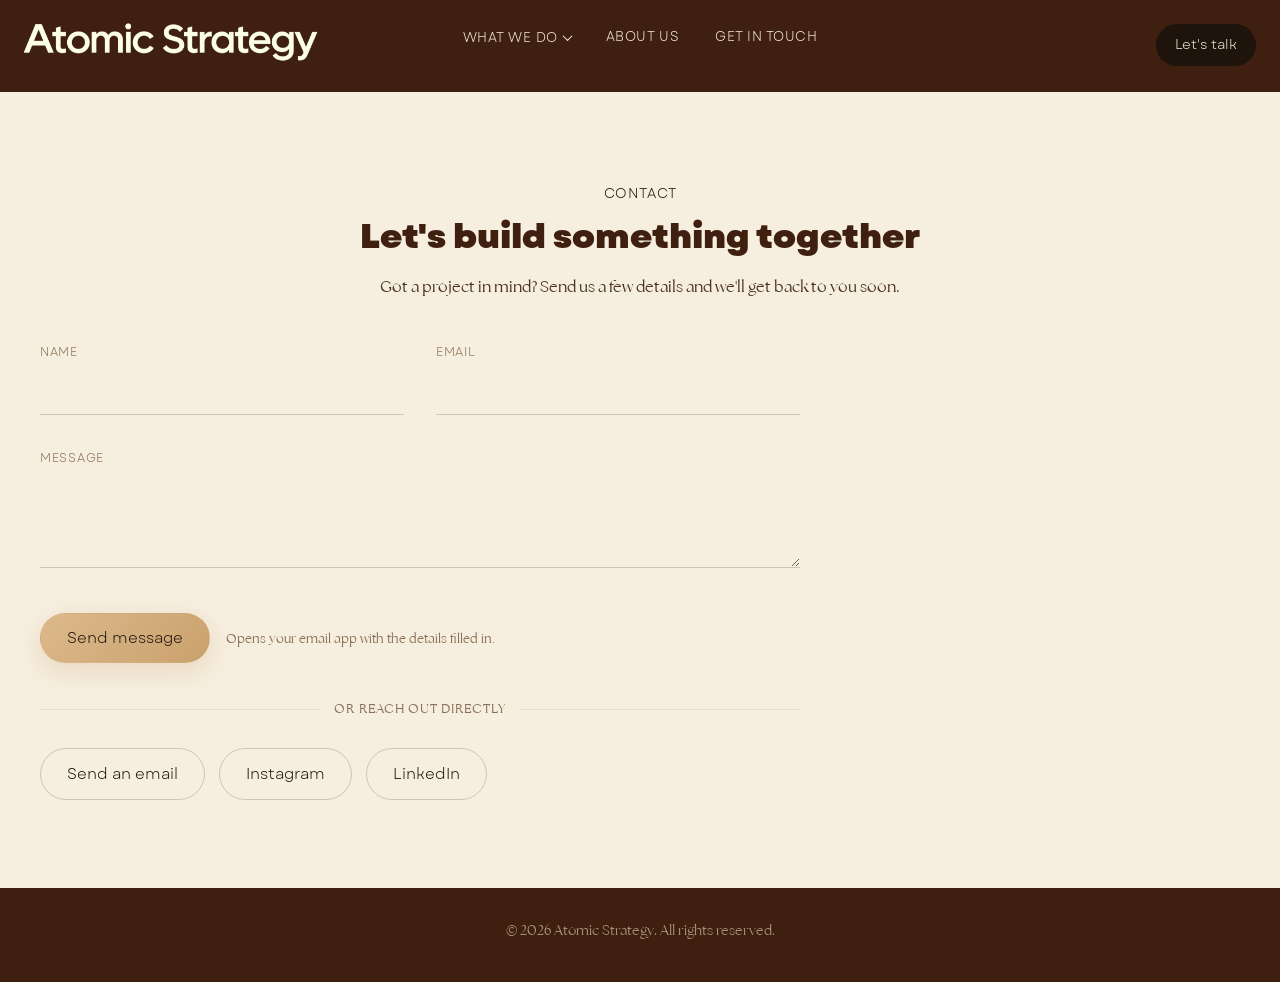
<file: contact.html>
<!DOCTYPE html>
<html lang="en">
<head>
<meta charset="UTF-8">
<meta name="viewport" content="width=device-width, initial-scale=1.0">
<script>
  if ("startViewTransition" in document) {
    document.documentElement.classList.add("has-native-transitions");
  }
</script>
<title>Contact — Atomic Strategy</title>
<meta name="description" content="Got a project in mind? Send us a few details and we'll get back to you soon.">
<link rel="icon" type="image/svg+xml" href="assets/favicon.svg">
<link rel="stylesheet" href="styles.css?v=202609233">
</head>
<body>

<header class="cs-header">
  <a href="index.html" class="brand-badge" aria-label="Atomic Strategy">
    <img class="brand-badge-logo brand-badge-logo--wide" src="assets/showcase-caption.png" alt="Atomic Strategy">
  </a>

  <nav class="hero-nav" aria-label="Main navigation">
    <div class="nav-dropdown">
      <button type="button" class="nav-dropdown-trigger" id="servicesDropdownTrigger" aria-expanded="false" aria-controls="servicesDropdownPanel">What we do</button>
      <div class="nav-dropdown-panel" id="servicesDropdownPanel" aria-hidden="true">
        <div class="nav-dropdown-grid">
          <a href="service-social-media.html" class="nav-dropdown-item">
            <span class="nav-dropdown-icon" aria-hidden="true"><svg class="icon-svg" viewBox="0 0 24 24" fill="none" stroke="currentColor" stroke-width="1.8" stroke-linecap="round" stroke-linejoin="round" aria-hidden="true"><path d="M21 11.5a8.38 8.38 0 0 1-.9 3.8 8.5 8.5 0 0 1-7.6 4.7 8.38 8.38 0 0 1-3.8-.9L3 21l1.9-5.7a8.38 8.38 0 0 1-.9-3.8 8.5 8.5 0 0 1 4.7-7.6 8.38 8.38 0 0 1 3.8-.9h.5a8.48 8.48 0 0 1 8 8v.5z"/></svg></span>
            <span class="nav-dropdown-text">
              <strong>Social Media Management</strong>
              <span>Strategy, content production and management for Meta &amp; TikTok, tailored to your brand.</span>
            </span>
          </a>
          <a href="service-ads.html" class="nav-dropdown-item">
            <span class="nav-dropdown-icon" aria-hidden="true"><svg class="icon-svg" viewBox="0 0 24 24" fill="none" stroke="currentColor" stroke-width="1.8" stroke-linecap="round" stroke-linejoin="round" aria-hidden="true"><circle cx="12" cy="12" r="9"/><circle cx="12" cy="12" r="5"/><circle cx="12" cy="12" r="1.2" fill="currentColor" stroke="none"/></svg></span>
            <span class="nav-dropdown-text">
              <strong>Meta &amp; Google Ads</strong>
              <span>Campaigns built around the customer funnel, with targeted retargeting and monthly reporting.</span>
            </span>
          </a>
          <a href="service-web.html" class="nav-dropdown-item">
            <span class="nav-dropdown-icon" aria-hidden="true"><svg class="icon-svg" viewBox="0 0 24 24" fill="none" stroke="currentColor" stroke-width="1.8" stroke-linecap="round" stroke-linejoin="round" aria-hidden="true"><polygon points="13 2 3 14 12 14 11 22 21 10 12 10 13 2"/></svg></span>
            <span class="nav-dropdown-text">
              <strong>Web Development</strong>
              <span>Fast, custom websites built to convert — not just to look good.</span>
            </span>
          </a>
          <a href="service-brand-strategy.html" class="nav-dropdown-item">
            <span class="nav-dropdown-icon" aria-hidden="true"><svg class="icon-svg" viewBox="0 0 24 24" fill="none" stroke="currentColor" stroke-width="1.8" stroke-linecap="round" stroke-linejoin="round" aria-hidden="true"><line x1="7" y1="17" x2="17" y2="7"/><polyline points="7 7 17 7 17 17"/></svg></span>
            <span class="nav-dropdown-text">
              <strong>Brand Strategy</strong>
              <span>Positioning, narrative and identity that make your brand stand out from the crowd.</span>
            </span>
          </a>
        </div>
        <a href="contact.html" class="nav-dropdown-footer">
          <span>Not sure where to start?</span>
          <span class="nav-dropdown-footer-cta">Book a call <span aria-hidden="true">→</span></span>
        </a>
      </div>
    </div>

    <a href="about.html">About us</a>
    <a href="contact.html">Get in touch</a>
  </nav>

  <div class="hero-top-right">
    <a href="contact.html" class="btn btn-primary btn-small btn-cta-violet">Let's talk</a>
  </div>
</header>

<main>
  <section class="section section-alt" id="contact">
    <div class="wrap">
      <div class="section-head">
        <span class="section-kicker">Contact</span>
        <h2>Let's build something together</h2>
        <p class="section-sub">
          Got a project in mind? Send us a few details and we'll get back to you soon.
        </p>
      </div>

      <form class="contact-form" id="contactForm">
        <div class="form-field">
          <label for="cf-name">Name</label>
          <input type="text" id="cf-name" name="name" required>
        </div>
        <div class="form-field">
          <label for="cf-email">Email</label>
          <input type="email" id="cf-email" name="email" required>
        </div>
        <div class="form-field full">
          <label for="cf-message">Message</label>
          <textarea id="cf-message" name="message" required></textarea>
        </div>
        <div class="contact-form-actions">
          <button type="submit" class="btn btn-primary">Send message</button>
          <p class="form-note">Opens your email app with the details filled in.</p>
        </div>
      </form>

      <p class="contact-divider">Or reach out directly</p>

      <div class="contact-actions">
        <a class="btn btn-ghost" href="mailto:helloatomicstrategy@gmail.com">Send an email</a>
        <a class="btn btn-ghost" href="https://instagram.com/atomic_strategy" target="_blank" rel="noopener">Instagram</a>
        <a class="btn btn-ghost" href="https://www.linkedin.com/in/maria-chalkiadaki-marketing-1877251b8/" target="_blank" rel="noopener">LinkedIn</a>
      </div>
    </div>
  </section>
</main>

<footer class="cs-footer">
  <span>© <span id="year"></span> Atomic Strategy. All rights reserved.</span>
</footer>

<script src="script.js?v=202609233"></script>
</body>
</html>
</file>
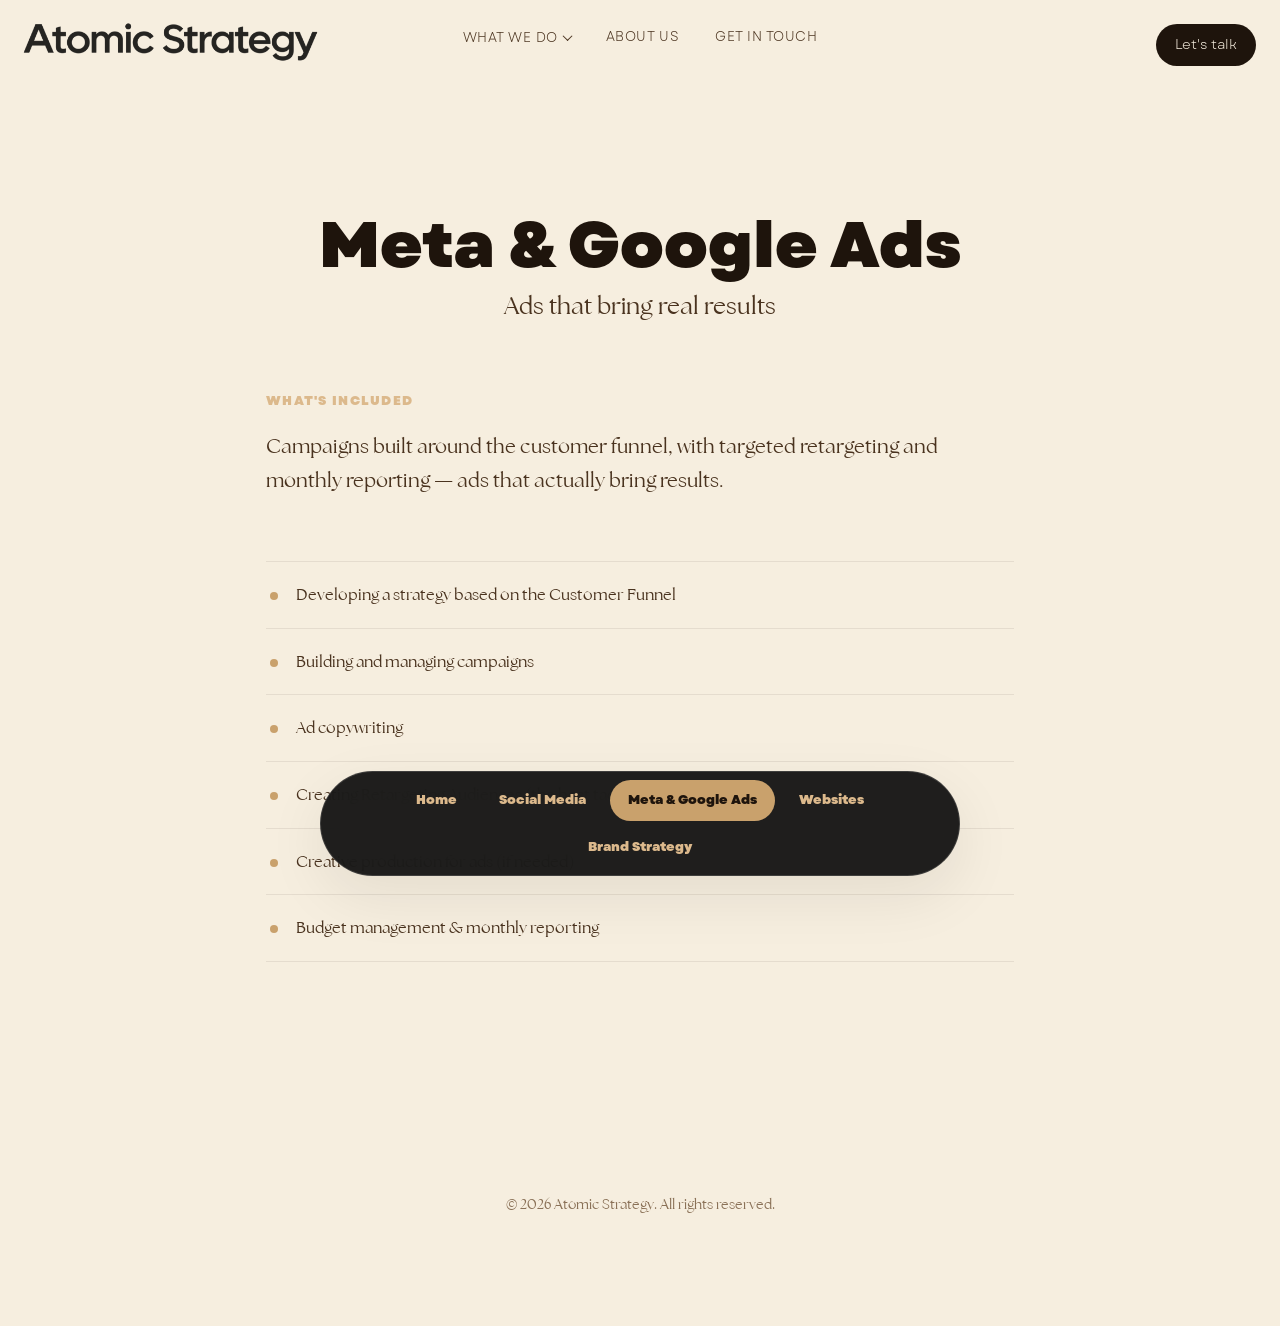
<file: service-ads.html>
<!DOCTYPE html>
<html lang="en">
<head>
<meta charset="UTF-8">
<meta name="viewport" content="width=device-width, initial-scale=1.0">
<script>
  if ("startViewTransition" in document) {
    document.documentElement.classList.add("has-native-transitions");
  }
</script>
<title>Meta &amp; Google Ads — Atomic Strategy</title>
<meta name="description" content="Campaigns built around the customer funnel, with targeted retargeting and monthly reporting.">
<link rel="icon" type="image/svg+xml" href="assets/favicon.svg">
<link rel="stylesheet" href="styles.css?v=202609233">
<style>
  /* Cream — the same light theme index.html's Services/About/Contact
     sections already use (see #services/#about/#contact in styles.css),
     applied to this whole page instead of just a couple of sections. Every
     component downstream that reads var(--bg-raised)/var(--text-primary)/
     etc. — cards, borders, shadows — picks up light-appropriate values for
     free; the two things NOT driven by these tokens (the header nav link
     color and the cream-colored logo mark) are overridden separately
     below/in the markup so they stay legible on a light background too. */
  :root {
    --bg-deep: #f6eedf;
    --bg-base: #f6eedf;
    --bg-raised: #eadfc7;
    --bg-raised-2: #e0cfae;
    --border-soft: rgba(30, 20, 12, 0.08);
    --border-strong: rgba(30, 20, 12, 0.18);
    --magenta: #4a331f;
    --magenta-bright: #1e140c;
    --magenta-glow: rgba(30, 20, 12, 0.12);
    --text-primary: #1e140c;
    --text-secondary: #4a331f;
    --text-muted: #8a7157;
    --shadow-soft: 0 20px 60px rgba(30, 20, 12, 0.08);
  }

  .cs-header .hero-nav a,
  .cs-header .hero-nav .nav-dropdown-trigger {
    color: #4a331f;
  }

  .cs-header .hero-nav a:hover,
  .cs-header .hero-nav .nav-dropdown-trigger:hover {
    color: #1e140c;
  }

  /* showcase-caption.png is pale cream, invisible on this page's light
     background — recolor it to near-black via filter instead of swapping
     in a different asset (wordmark.png is a different typeface entirely,
     so it read as visibly "wrong" next to every other page's logo). */
  .cs-header .brand-badge-logo {
    filter: brightness(0);
    opacity: 0.85;
  }
</style>
</head>
<body>

<header class="cs-header">
  <a href="index.html" class="brand-badge" aria-label="Atomic Strategy">
    <img class="brand-badge-logo brand-badge-logo--wide" src="assets/showcase-caption.png" alt="Atomic Strategy">
  </a>

  <nav class="hero-nav" aria-label="Main navigation">
    <div class="nav-dropdown">
      <button type="button" class="nav-dropdown-trigger" id="servicesDropdownTrigger" aria-expanded="false" aria-controls="servicesDropdownPanel">What we do</button>
      <div class="nav-dropdown-panel" id="servicesDropdownPanel" aria-hidden="true">
        <div class="nav-dropdown-grid">
          <a href="service-social-media.html" class="nav-dropdown-item">
            <span class="nav-dropdown-icon" aria-hidden="true"><svg class="icon-svg" viewBox="0 0 24 24" fill="none" stroke="currentColor" stroke-width="1.8" stroke-linecap="round" stroke-linejoin="round" aria-hidden="true"><path d="M21 11.5a8.38 8.38 0 0 1-.9 3.8 8.5 8.5 0 0 1-7.6 4.7 8.38 8.38 0 0 1-3.8-.9L3 21l1.9-5.7a8.38 8.38 0 0 1-.9-3.8 8.5 8.5 0 0 1 4.7-7.6 8.38 8.38 0 0 1 3.8-.9h.5a8.48 8.48 0 0 1 8 8v.5z"/></svg></span>
            <span class="nav-dropdown-text">
              <strong>Social Media Management</strong>
              <span>Strategy, content production and management for Meta &amp; TikTok, tailored to your brand.</span>
            </span>
          </a>
          <a href="service-ads.html" class="nav-dropdown-item">
            <span class="nav-dropdown-icon" aria-hidden="true"><svg class="icon-svg" viewBox="0 0 24 24" fill="none" stroke="currentColor" stroke-width="1.8" stroke-linecap="round" stroke-linejoin="round" aria-hidden="true"><circle cx="12" cy="12" r="9"/><circle cx="12" cy="12" r="5"/><circle cx="12" cy="12" r="1.2" fill="currentColor" stroke="none"/></svg></span>
            <span class="nav-dropdown-text">
              <strong>Meta &amp; Google Ads</strong>
              <span>Campaigns built around the customer funnel, with targeted retargeting and monthly reporting.</span>
            </span>
          </a>
          <a href="service-web.html" class="nav-dropdown-item">
            <span class="nav-dropdown-icon" aria-hidden="true"><svg class="icon-svg" viewBox="0 0 24 24" fill="none" stroke="currentColor" stroke-width="1.8" stroke-linecap="round" stroke-linejoin="round" aria-hidden="true"><polygon points="13 2 3 14 12 14 11 22 21 10 12 10 13 2"/></svg></span>
            <span class="nav-dropdown-text">
              <strong>Web Development</strong>
              <span>Fast, custom websites built to convert — not just to look good.</span>
            </span>
          </a>
          <a href="service-brand-strategy.html" class="nav-dropdown-item">
            <span class="nav-dropdown-icon" aria-hidden="true"><svg class="icon-svg" viewBox="0 0 24 24" fill="none" stroke="currentColor" stroke-width="1.8" stroke-linecap="round" stroke-linejoin="round" aria-hidden="true"><line x1="7" y1="17" x2="17" y2="7"/><polyline points="7 7 17 7 17 17"/></svg></span>
            <span class="nav-dropdown-text">
              <strong>Brand Strategy</strong>
              <span>Positioning, narrative and identity that make your brand stand out from the crowd.</span>
            </span>
          </a>
        </div>
        <a href="contact.html" class="nav-dropdown-footer">
          <span>Not sure where to start?</span>
          <span class="nav-dropdown-footer-cta">Book a call <span aria-hidden="true">→</span></span>
        </a>
      </div>
    </div>

    <a href="about.html">About us</a>
    <a href="contact.html">Get in touch</a>
  </nav>

  <div class="hero-top-right">
    <a href="contact.html" class="btn btn-primary btn-small btn-cta-violet">Let's talk</a>
  </div>
</header>

<main class="svc-detail-main">
  <section class="svc-hero">
    <h1 class="svc-hero-title">Meta &amp; Google Ads</h1>
    <p class="svc-hero-tagline">Ads that bring real results</p>
  </section>

  <div id="svc-details">
    <p class="svc-detail-eyebrow">What's included</p>
    <p class="svc-detail-lead">Campaigns built around the customer funnel, with targeted retargeting and monthly reporting — ads that actually bring results.</p>

    <ul class="svc-detail-list">
      <li>Developing a strategy based on the Customer Funnel</li>
      <li>Building and managing campaigns</li>
      <li>Ad copywriting</li>
      <li>Creating Retargeting Audiences (the best tactic)</li>
      <li>Creative production for ads (if needed)</li>
      <li>Budget management &amp; monthly reporting</li>
    </ul>

  </div>

  <nav class="svc-switch" aria-label="Other services">
    <button type="button" class="svc-switch-toggle" aria-expanded="false" aria-controls="svcSwitchList">
      <span>Meta &amp; Google Ads</span>
      <span class="svc-switch-toggle-icon" aria-hidden="true"><span></span></span>
    </button>
    <div class="svc-switch-list" id="svcSwitchList">
      <a href="index.html" class="svc-switch-item">Home</a>
      <a href="service-social-media.html" class="svc-switch-item">Social Media</a>
      <a href="service-ads.html" class="svc-switch-item is-active">Meta &amp; Google Ads</a>
      <a href="service-web.html" class="svc-switch-item">Websites</a>
      <a href="service-brand-strategy.html" class="svc-switch-item">Brand Strategy</a>
    </div>
  </nav>
</main>

<footer class="cs-footer">
  <span>© <span id="year"></span> Atomic Strategy. All rights reserved.</span>
</footer>

<script src="script.js?v=202609233"></script>
</body>
</html>
</file>
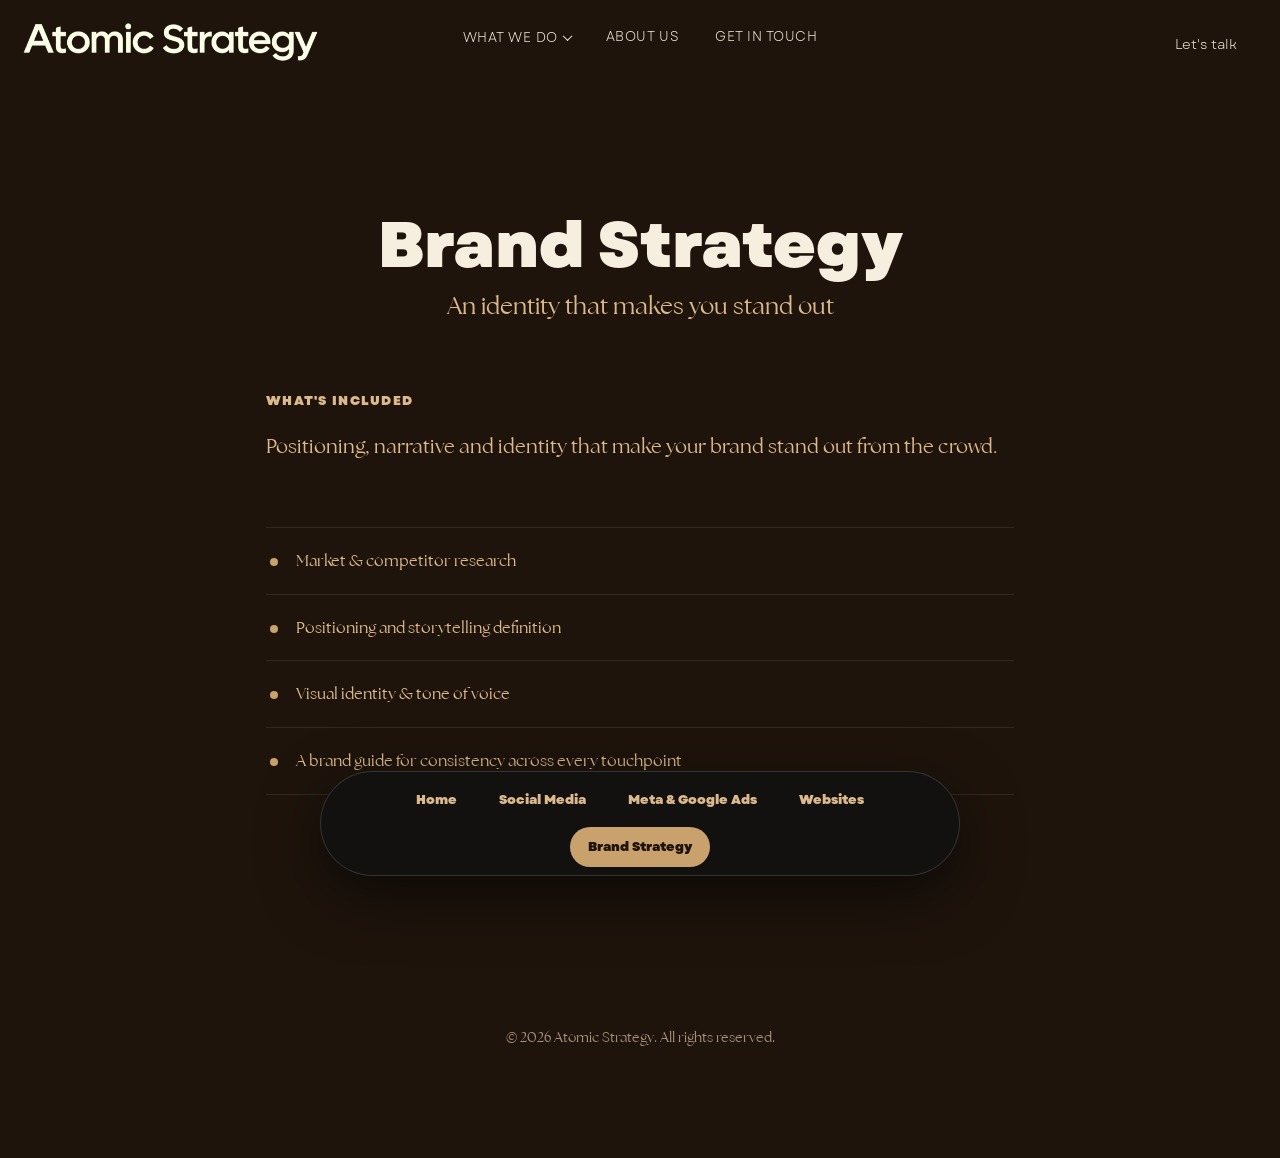
<file: service-brand-strategy.html>
<!DOCTYPE html>
<html lang="en">
<head>
<meta charset="UTF-8">
<meta name="viewport" content="width=device-width, initial-scale=1.0">
<script>
  if ("startViewTransition" in document) {
    document.documentElement.classList.add("has-native-transitions");
  }
</script>
<title>Brand Strategy — Atomic Strategy</title>
<meta name="description" content="Positioning, narrative and identity that make your brand stand out from the crowd.">
<link rel="icon" type="image/svg+xml" href="assets/favicon.svg">
<link rel="stylesheet" href="styles.css?v=202609233">
<style>
  :root {
    /* Espresso ink — the palette's --accent-ink value, the darkest tone
       already in use (accent-surface text color), used here as this
       page's base for the deepest of the four service-page variants. */
    --bg-deep: #1e140c;
    --bg-base: #1e140c;
  }
</style>
</head>
<body>

<header class="cs-header">
  <a href="index.html" class="brand-badge" aria-label="Atomic Strategy">
    <img class="brand-badge-logo brand-badge-logo--wide" src="assets/showcase-caption.png" alt="Atomic Strategy">
  </a>

  <nav class="hero-nav" aria-label="Main navigation">
    <div class="nav-dropdown">
      <button type="button" class="nav-dropdown-trigger" id="servicesDropdownTrigger" aria-expanded="false" aria-controls="servicesDropdownPanel">What we do</button>
      <div class="nav-dropdown-panel" id="servicesDropdownPanel" aria-hidden="true">
        <div class="nav-dropdown-grid">
          <a href="service-social-media.html" class="nav-dropdown-item">
            <span class="nav-dropdown-icon" aria-hidden="true"><svg class="icon-svg" viewBox="0 0 24 24" fill="none" stroke="currentColor" stroke-width="1.8" stroke-linecap="round" stroke-linejoin="round" aria-hidden="true"><path d="M21 11.5a8.38 8.38 0 0 1-.9 3.8 8.5 8.5 0 0 1-7.6 4.7 8.38 8.38 0 0 1-3.8-.9L3 21l1.9-5.7a8.38 8.38 0 0 1-.9-3.8 8.5 8.5 0 0 1 4.7-7.6 8.38 8.38 0 0 1 3.8-.9h.5a8.48 8.48 0 0 1 8 8v.5z"/></svg></span>
            <span class="nav-dropdown-text">
              <strong>Social Media Management</strong>
              <span>Strategy, content production and management for Meta &amp; TikTok, tailored to your brand.</span>
            </span>
          </a>
          <a href="service-ads.html" class="nav-dropdown-item">
            <span class="nav-dropdown-icon" aria-hidden="true"><svg class="icon-svg" viewBox="0 0 24 24" fill="none" stroke="currentColor" stroke-width="1.8" stroke-linecap="round" stroke-linejoin="round" aria-hidden="true"><circle cx="12" cy="12" r="9"/><circle cx="12" cy="12" r="5"/><circle cx="12" cy="12" r="1.2" fill="currentColor" stroke="none"/></svg></span>
            <span class="nav-dropdown-text">
              <strong>Meta &amp; Google Ads</strong>
              <span>Campaigns built around the customer funnel, with targeted retargeting and monthly reporting.</span>
            </span>
          </a>
          <a href="service-web.html" class="nav-dropdown-item">
            <span class="nav-dropdown-icon" aria-hidden="true"><svg class="icon-svg" viewBox="0 0 24 24" fill="none" stroke="currentColor" stroke-width="1.8" stroke-linecap="round" stroke-linejoin="round" aria-hidden="true"><polygon points="13 2 3 14 12 14 11 22 21 10 12 10 13 2"/></svg></span>
            <span class="nav-dropdown-text">
              <strong>Web Development</strong>
              <span>Fast, custom websites built to convert — not just to look good.</span>
            </span>
          </a>
          <a href="service-brand-strategy.html" class="nav-dropdown-item">
            <span class="nav-dropdown-icon" aria-hidden="true"><svg class="icon-svg" viewBox="0 0 24 24" fill="none" stroke="currentColor" stroke-width="1.8" stroke-linecap="round" stroke-linejoin="round" aria-hidden="true"><line x1="7" y1="17" x2="17" y2="7"/><polyline points="7 7 17 7 17 17"/></svg></span>
            <span class="nav-dropdown-text">
              <strong>Brand Strategy</strong>
              <span>Positioning, narrative and identity that make your brand stand out from the crowd.</span>
            </span>
          </a>
        </div>
        <a href="contact.html" class="nav-dropdown-footer">
          <span>Not sure where to start?</span>
          <span class="nav-dropdown-footer-cta">Book a call <span aria-hidden="true">→</span></span>
        </a>
      </div>
    </div>

    <a href="about.html">About us</a>
    <a href="contact.html">Get in touch</a>
  </nav>

  <div class="hero-top-right">
    <a href="contact.html" class="btn btn-primary btn-small btn-cta-violet">Let's talk</a>
  </div>
</header>

<main class="svc-detail-main">
  <section class="svc-hero">
    <h1 class="svc-hero-title">Brand Strategy</h1>
    <p class="svc-hero-tagline">An identity that makes you stand out</p>
  </section>

  <div id="svc-details">
    <p class="svc-detail-eyebrow">What's included</p>
    <p class="svc-detail-lead">Positioning, narrative and identity that make your brand stand out from the crowd.</p>

    <ul class="svc-detail-list">
      <li>Market &amp; competitor research</li>
      <li>Positioning and storytelling definition</li>
      <li>Visual identity &amp; tone of voice</li>
      <li>A brand guide for consistency across every touchpoint</li>
    </ul>
  </div>

  <nav class="svc-switch" aria-label="Other services">
    <button type="button" class="svc-switch-toggle" aria-expanded="false" aria-controls="svcSwitchList">
      <span>Brand Strategy</span>
      <span class="svc-switch-toggle-icon" aria-hidden="true"><span></span></span>
    </button>
    <div class="svc-switch-list" id="svcSwitchList">
      <a href="index.html" class="svc-switch-item">Home</a>
      <a href="service-social-media.html" class="svc-switch-item">Social Media</a>
      <a href="service-ads.html" class="svc-switch-item">Meta &amp; Google Ads</a>
      <a href="service-web.html" class="svc-switch-item">Websites</a>
      <a href="service-brand-strategy.html" class="svc-switch-item is-active">Brand Strategy</a>
    </div>
  </nav>
</main>

<footer class="cs-footer">
  <span>© <span id="year"></span> Atomic Strategy. All rights reserved.</span>
</footer>

<script src="script.js?v=202609233"></script>
</body>
</html>
</file>
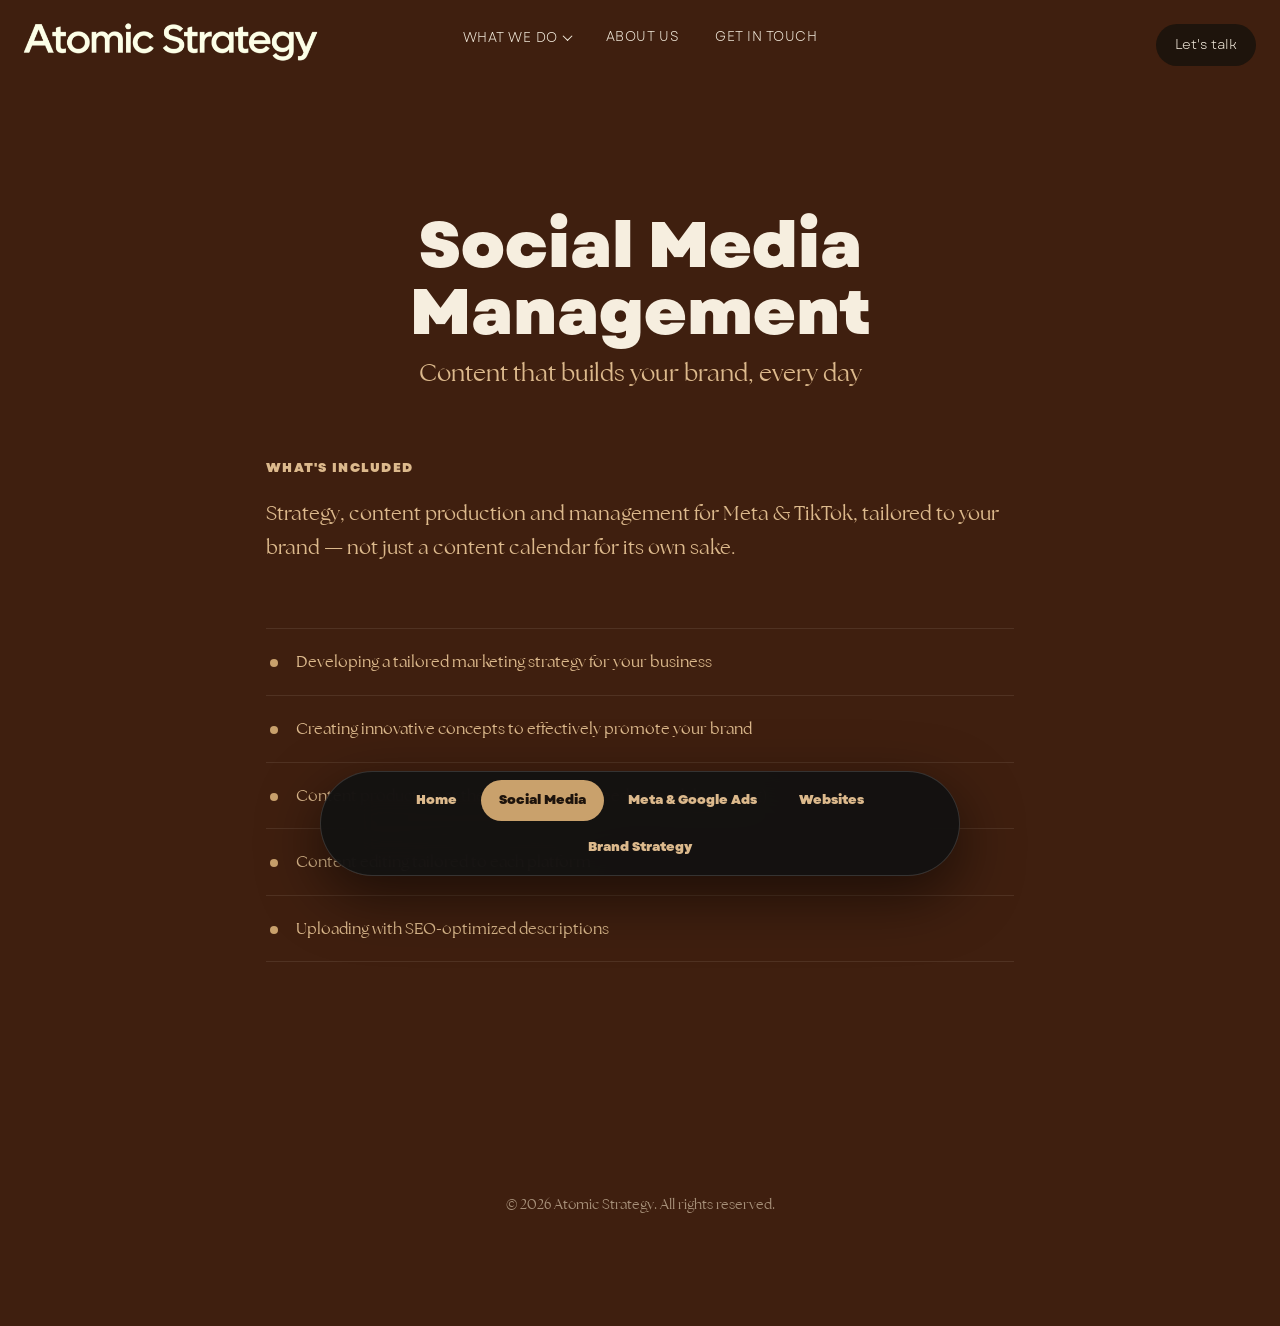
<file: service-social-media.html>
<!DOCTYPE html>
<html lang="en">
<head>
<meta charset="UTF-8">
<meta name="viewport" content="width=device-width, initial-scale=1.0">
<script>
  if ("startViewTransition" in document) {
    document.documentElement.classList.add("has-native-transitions");
  }
</script>
<title>Social Media Management — Atomic Strategy</title>
<meta name="description" content="Strategy, content production and management for Meta &amp; TikTok, tailored to your brand.">
<link rel="icon" type="image/svg+xml" href="assets/favicon.svg">
<link rel="stylesheet" href="styles.css?v=202609233">
</head>
<body>

<header class="cs-header">
  <a href="index.html" class="brand-badge" aria-label="Atomic Strategy">
    <img class="brand-badge-logo brand-badge-logo--wide" src="assets/showcase-caption.png" alt="Atomic Strategy">
  </a>

  <nav class="hero-nav" aria-label="Main navigation">
    <div class="nav-dropdown">
      <button type="button" class="nav-dropdown-trigger" id="servicesDropdownTrigger" aria-expanded="false" aria-controls="servicesDropdownPanel">What we do</button>
      <div class="nav-dropdown-panel" id="servicesDropdownPanel" aria-hidden="true">
        <div class="nav-dropdown-grid">
          <a href="service-social-media.html" class="nav-dropdown-item">
            <span class="nav-dropdown-icon" aria-hidden="true"><svg class="icon-svg" viewBox="0 0 24 24" fill="none" stroke="currentColor" stroke-width="1.8" stroke-linecap="round" stroke-linejoin="round" aria-hidden="true"><path d="M21 11.5a8.38 8.38 0 0 1-.9 3.8 8.5 8.5 0 0 1-7.6 4.7 8.38 8.38 0 0 1-3.8-.9L3 21l1.9-5.7a8.38 8.38 0 0 1-.9-3.8 8.5 8.5 0 0 1 4.7-7.6 8.38 8.38 0 0 1 3.8-.9h.5a8.48 8.48 0 0 1 8 8v.5z"/></svg></span>
            <span class="nav-dropdown-text">
              <strong>Social Media Management</strong>
              <span>Strategy, content production and management for Meta &amp; TikTok, tailored to your brand.</span>
            </span>
          </a>
          <a href="service-ads.html" class="nav-dropdown-item">
            <span class="nav-dropdown-icon" aria-hidden="true"><svg class="icon-svg" viewBox="0 0 24 24" fill="none" stroke="currentColor" stroke-width="1.8" stroke-linecap="round" stroke-linejoin="round" aria-hidden="true"><circle cx="12" cy="12" r="9"/><circle cx="12" cy="12" r="5"/><circle cx="12" cy="12" r="1.2" fill="currentColor" stroke="none"/></svg></span>
            <span class="nav-dropdown-text">
              <strong>Meta &amp; Google Ads</strong>
              <span>Campaigns built around the customer funnel, with targeted retargeting and monthly reporting.</span>
            </span>
          </a>
          <a href="service-web.html" class="nav-dropdown-item">
            <span class="nav-dropdown-icon" aria-hidden="true"><svg class="icon-svg" viewBox="0 0 24 24" fill="none" stroke="currentColor" stroke-width="1.8" stroke-linecap="round" stroke-linejoin="round" aria-hidden="true"><polygon points="13 2 3 14 12 14 11 22 21 10 12 10 13 2"/></svg></span>
            <span class="nav-dropdown-text">
              <strong>Web Development</strong>
              <span>Fast, custom websites built to convert — not just to look good.</span>
            </span>
          </a>
          <a href="service-brand-strategy.html" class="nav-dropdown-item">
            <span class="nav-dropdown-icon" aria-hidden="true"><svg class="icon-svg" viewBox="0 0 24 24" fill="none" stroke="currentColor" stroke-width="1.8" stroke-linecap="round" stroke-linejoin="round" aria-hidden="true"><line x1="7" y1="17" x2="17" y2="7"/><polyline points="7 7 17 7 17 17"/></svg></span>
            <span class="nav-dropdown-text">
              <strong>Brand Strategy</strong>
              <span>Positioning, narrative and identity that make your brand stand out from the crowd.</span>
            </span>
          </a>
        </div>
        <a href="contact.html" class="nav-dropdown-footer">
          <span>Not sure where to start?</span>
          <span class="nav-dropdown-footer-cta">Book a call <span aria-hidden="true">→</span></span>
        </a>
      </div>
    </div>

    <a href="about.html">About us</a>
    <a href="contact.html">Get in touch</a>
  </nav>

  <div class="hero-top-right">
    <a href="contact.html" class="btn btn-primary btn-small btn-cta-violet">Let's talk</a>
  </div>
</header>

<main class="svc-detail-main">
  <section class="svc-hero">
    <h1 class="svc-hero-title">Social Media Management</h1>
    <p class="svc-hero-tagline">Content that builds your brand, every day</p>
  </section>

  <div id="svc-details">
    <p class="svc-detail-eyebrow">What's included</p>
    <p class="svc-detail-lead">Strategy, content production and management for Meta &amp; TikTok, tailored to your brand — not just a content calendar for its own sake.</p>

    <ul class="svc-detail-list">
      <li>Developing a tailored marketing strategy for your business</li>
      <li>Creating innovative concepts to effectively promote your brand</li>
      <li>Content production at the frequency you need (+ model sourcing)</li>
      <li>Content editing tailored to each platform</li>
      <li>Uploading with SEO-optimized descriptions</li>
    </ul>

  </div>

  <nav class="svc-switch" aria-label="Other services">
    <button type="button" class="svc-switch-toggle" aria-expanded="false" aria-controls="svcSwitchList">
      <span>Social Media</span>
      <span class="svc-switch-toggle-icon" aria-hidden="true"><span></span></span>
    </button>
    <div class="svc-switch-list" id="svcSwitchList">
      <a href="index.html" class="svc-switch-item">Home</a>
      <a href="service-social-media.html" class="svc-switch-item is-active">Social Media</a>
      <a href="service-ads.html" class="svc-switch-item">Meta &amp; Google Ads</a>
      <a href="service-web.html" class="svc-switch-item">Websites</a>
      <a href="service-brand-strategy.html" class="svc-switch-item">Brand Strategy</a>
    </div>
  </nav>
</main>

<footer class="cs-footer">
  <span>© <span id="year"></span> Atomic Strategy. All rights reserved.</span>
</footer>

<script src="script.js?v=202609233"></script>
</body>
</html>
</file>
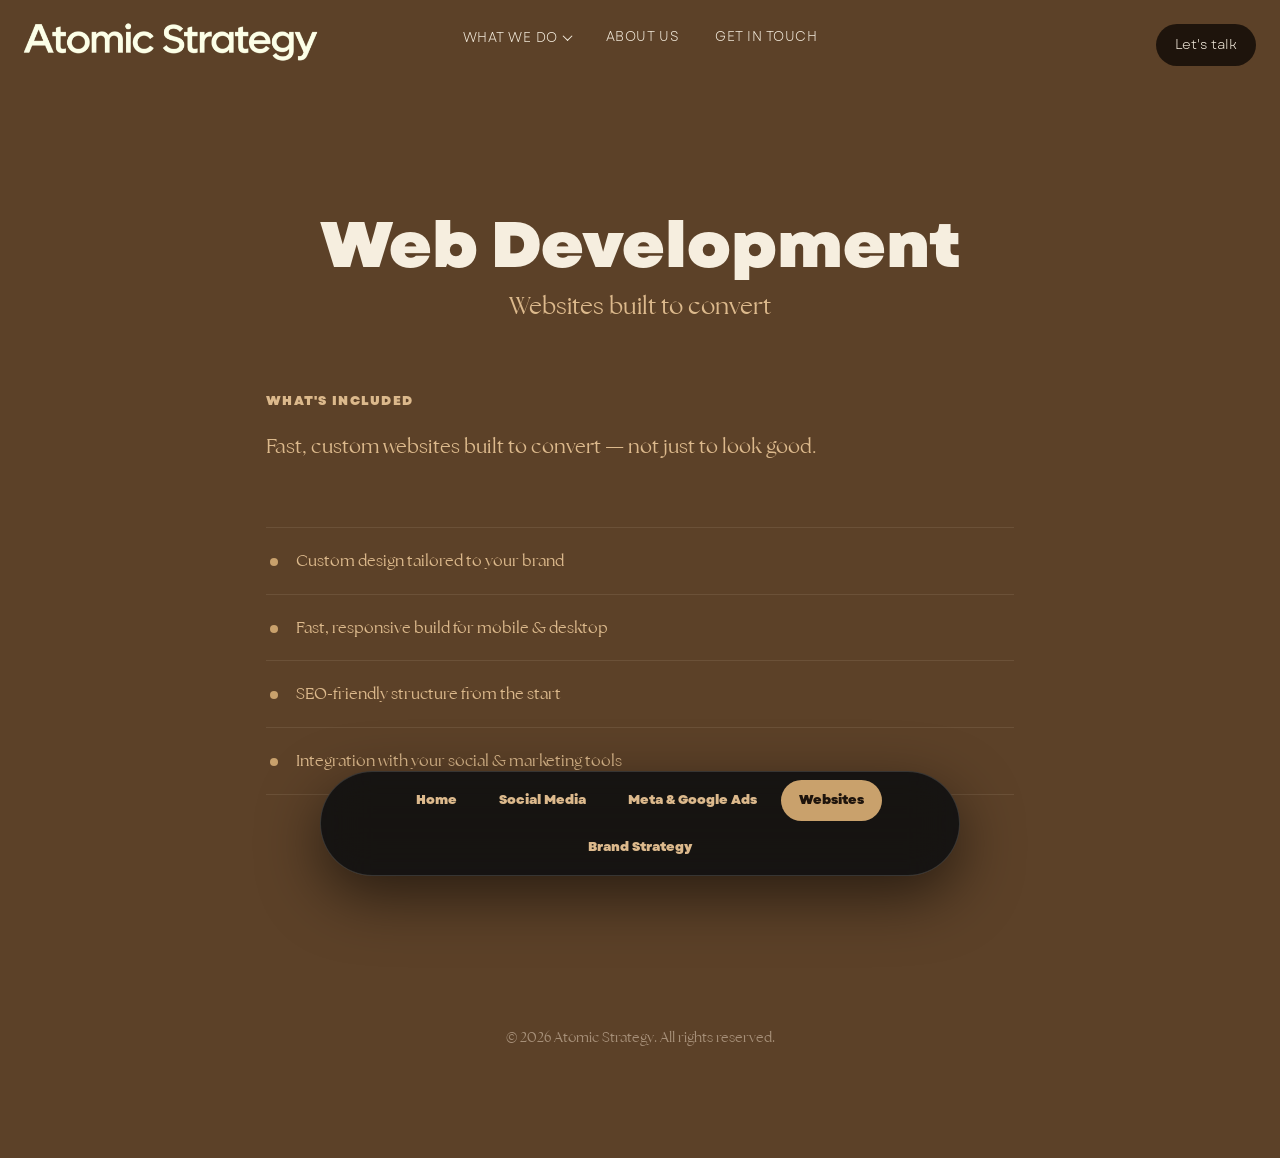
<file: service-web.html>
<!DOCTYPE html>
<html lang="en">
<head>
<meta charset="UTF-8">
<meta name="viewport" content="width=device-width, initial-scale=1.0">
<script>
  if ("startViewTransition" in document) {
    document.documentElement.classList.add("has-native-transitions");
  }
</script>
<title>Web Development — Atomic Strategy</title>
<meta name="description" content="Fast, custom websites built to convert — not just to look good.">
<link rel="icon" type="image/svg+xml" href="assets/favicon.svg">
<link rel="stylesheet" href="styles.css?v=202609233">
<style>
  :root {
    /* Lighter Brown — the palette's --bg-raised-2 value, used as this
       page's base for a distinct-but-related step within the same
       Espresso/Hazelnut palette. */
    --bg-deep: #5c4128;
    --bg-base: #5c4128;
  }
</style>
</head>
<body>

<header class="cs-header">
  <a href="index.html" class="brand-badge" aria-label="Atomic Strategy">
    <img class="brand-badge-logo brand-badge-logo--wide" src="assets/showcase-caption.png" alt="Atomic Strategy">
  </a>

  <nav class="hero-nav" aria-label="Main navigation">
    <div class="nav-dropdown">
      <button type="button" class="nav-dropdown-trigger" id="servicesDropdownTrigger" aria-expanded="false" aria-controls="servicesDropdownPanel">What we do</button>
      <div class="nav-dropdown-panel" id="servicesDropdownPanel" aria-hidden="true">
        <div class="nav-dropdown-grid">
          <a href="service-social-media.html" class="nav-dropdown-item">
            <span class="nav-dropdown-icon" aria-hidden="true"><svg class="icon-svg" viewBox="0 0 24 24" fill="none" stroke="currentColor" stroke-width="1.8" stroke-linecap="round" stroke-linejoin="round" aria-hidden="true"><path d="M21 11.5a8.38 8.38 0 0 1-.9 3.8 8.5 8.5 0 0 1-7.6 4.7 8.38 8.38 0 0 1-3.8-.9L3 21l1.9-5.7a8.38 8.38 0 0 1-.9-3.8 8.5 8.5 0 0 1 4.7-7.6 8.38 8.38 0 0 1 3.8-.9h.5a8.48 8.48 0 0 1 8 8v.5z"/></svg></span>
            <span class="nav-dropdown-text">
              <strong>Social Media Management</strong>
              <span>Strategy, content production and management for Meta &amp; TikTok, tailored to your brand.</span>
            </span>
          </a>
          <a href="service-ads.html" class="nav-dropdown-item">
            <span class="nav-dropdown-icon" aria-hidden="true"><svg class="icon-svg" viewBox="0 0 24 24" fill="none" stroke="currentColor" stroke-width="1.8" stroke-linecap="round" stroke-linejoin="round" aria-hidden="true"><circle cx="12" cy="12" r="9"/><circle cx="12" cy="12" r="5"/><circle cx="12" cy="12" r="1.2" fill="currentColor" stroke="none"/></svg></span>
            <span class="nav-dropdown-text">
              <strong>Meta &amp; Google Ads</strong>
              <span>Campaigns built around the customer funnel, with targeted retargeting and monthly reporting.</span>
            </span>
          </a>
          <a href="service-web.html" class="nav-dropdown-item">
            <span class="nav-dropdown-icon" aria-hidden="true"><svg class="icon-svg" viewBox="0 0 24 24" fill="none" stroke="currentColor" stroke-width="1.8" stroke-linecap="round" stroke-linejoin="round" aria-hidden="true"><polygon points="13 2 3 14 12 14 11 22 21 10 12 10 13 2"/></svg></span>
            <span class="nav-dropdown-text">
              <strong>Web Development</strong>
              <span>Fast, custom websites built to convert — not just to look good.</span>
            </span>
          </a>
          <a href="service-brand-strategy.html" class="nav-dropdown-item">
            <span class="nav-dropdown-icon" aria-hidden="true"><svg class="icon-svg" viewBox="0 0 24 24" fill="none" stroke="currentColor" stroke-width="1.8" stroke-linecap="round" stroke-linejoin="round" aria-hidden="true"><line x1="7" y1="17" x2="17" y2="7"/><polyline points="7 7 17 7 17 17"/></svg></span>
            <span class="nav-dropdown-text">
              <strong>Brand Strategy</strong>
              <span>Positioning, narrative and identity that make your brand stand out from the crowd.</span>
            </span>
          </a>
        </div>
        <a href="contact.html" class="nav-dropdown-footer">
          <span>Not sure where to start?</span>
          <span class="nav-dropdown-footer-cta">Book a call <span aria-hidden="true">→</span></span>
        </a>
      </div>
    </div>

    <a href="about.html">About us</a>
    <a href="contact.html">Get in touch</a>
  </nav>

  <div class="hero-top-right">
    <a href="contact.html" class="btn btn-primary btn-small btn-cta-violet">Let's talk</a>
  </div>
</header>

<main class="svc-detail-main">
  <section class="svc-hero">
    <h1 class="svc-hero-title">Web Development</h1>
    <p class="svc-hero-tagline">Websites built to convert</p>
  </section>

  <div id="svc-details">
    <p class="svc-detail-eyebrow">What's included</p>
    <p class="svc-detail-lead">Fast, custom websites built to convert — not just to look good.</p>

    <ul class="svc-detail-list">
      <li>Custom design tailored to your brand</li>
      <li>Fast, responsive build for mobile &amp; desktop</li>
      <li>SEO-friendly structure from the start</li>
      <li>Integration with your social &amp; marketing tools</li>
    </ul>
  </div>

  <nav class="svc-switch" aria-label="Other services">
    <button type="button" class="svc-switch-toggle" aria-expanded="false" aria-controls="svcSwitchList">
      <span>Websites</span>
      <span class="svc-switch-toggle-icon" aria-hidden="true"><span></span></span>
    </button>
    <div class="svc-switch-list" id="svcSwitchList">
      <a href="index.html" class="svc-switch-item">Home</a>
      <a href="service-social-media.html" class="svc-switch-item">Social Media</a>
      <a href="service-ads.html" class="svc-switch-item">Meta &amp; Google Ads</a>
      <a href="service-web.html" class="svc-switch-item is-active">Websites</a>
      <a href="service-brand-strategy.html" class="svc-switch-item">Brand Strategy</a>
    </div>
  </nav>
</main>

<footer class="cs-footer">
  <span>© <span id="year"></span> Atomic Strategy. All rights reserved.</span>
</footer>

<script src="script.js?v=202609233"></script>
</body>
</html>
</file>
<file: styles.css>
/* =========================================================
   Atomic Strategy — Brand & Marketing Strategy Studio
   Design system ("Old-school business. New-school tools."):
   Espresso Brown darks, Cream text, Hazelnut as the one warm accent
   Garet (headings/display/UI chrome/wordmark) + The Seasons (body)
   — the brand's actual licensed fonts, supplied in /new branding/fonts
   ========================================================= */

@font-face {
  font-family: "Garet";
  src: url("assets/fonts/garet/Garet-Book.woff2") format("woff2"),
       url("assets/fonts/garet/Garet-Book.woff") format("woff"),
       url("assets/fonts/garet/Garet-Book.otf") format("opentype");
  font-weight: 400;
  font-style: normal;
  font-display: swap;
}
@font-face {
  font-family: "Garet";
  src: url("assets/fonts/garet/Garet-Heavy.woff2") format("woff2"),
       url("assets/fonts/garet/Garet-Heavy.woff") format("woff"),
       url("assets/fonts/garet/Garet-Heavy.otf") format("opentype");
  font-weight: 700;
  font-style: normal;
  font-display: swap;
}

@font-face {
  font-family: "The Seasons";
  src: url("assets/fonts/the-seasons/The Seasons Light.ttf") format("truetype");
  font-weight: 300; font-style: normal; font-display: swap;
}
@font-face {
  font-family: "The Seasons";
  src: url("assets/fonts/the-seasons/The Seasons Regular.ttf") format("truetype");
  font-weight: 400; font-style: normal; font-display: swap;
}
@font-face {
  font-family: "The Seasons";
  src: url("assets/fonts/the-seasons/The Seasons Bold.ttf") format("truetype");
  font-weight: 700; font-style: normal; font-display: swap;
}
@font-face {
  font-family: "The Seasons";
  src: url("assets/fonts/the-seasons/The Seasons Light Italic.ttf") format("truetype");
  font-weight: 300; font-style: italic; font-display: swap;
}
@font-face {
  font-family: "The Seasons";
  src: url("assets/fonts/the-seasons/The Seasons Italic.ttf") format("truetype");
  font-weight: 400; font-style: italic; font-display: swap;
}
@font-face {
  font-family: "The Seasons";
  src: url("assets/fonts/the-seasons/The Seasons Bold Italic.ttf") format("truetype");
  font-weight: 700; font-style: italic; font-display: swap;
}

@font-face {
  font-family: "Horizon";
  src: url("fonts/horizon/Horizon.woff2") format("woff2"),
       url("fonts/horizon/Horizon.otf") format("opentype");
  font-weight: 400; font-style: normal; font-display: swap;
}

@font-face {
  font-family: "PP Neue Montreal";
  src: url("fonts/horizon/neue-montreal/ppneuemontreal-thin.otf") format("opentype");
  font-weight: 100; font-style: normal; font-display: swap;
}
@font-face {
  font-family: "PP Neue Montreal";
  src: url("fonts/horizon/neue-montreal/ppneuemontreal-book.otf") format("opentype");
  font-weight: 400; font-style: normal; font-display: swap;
}
@font-face {
  font-family: "PP Neue Montreal";
  src: url("fonts/horizon/neue-montreal/ppneuemontreal-italic.otf") format("opentype");
  font-weight: 400; font-style: italic; font-display: swap;
}
@font-face {
  font-family: "PP Neue Montreal";
  src: url("fonts/horizon/neue-montreal/ppneuemontreal-medium.otf") format("opentype");
  font-weight: 500; font-style: normal; font-display: swap;
}
@font-face {
  font-family: "PP Neue Montreal";
  src: url("fonts/horizon/neue-montreal/ppneuemontreal-semibolditalic.otf") format("opentype");
  font-weight: 600; font-style: italic; font-display: swap;
}
@font-face {
  font-family: "PP Neue Montreal";
  src: url("fonts/horizon/neue-montreal/ppneuemontreal-bold.otf") format("opentype");
  font-weight: 700; font-style: normal; font-display: swap;
}

/* Smooth native crossfade between pages (index ↔ case-studies ↔ the four
   service-*.html pages) — browsers that support the View Transitions API
   (Chromium-based ones, at least) animate the old page fading into the new
   one automatically; everywhere else this is simply ignored and navigation
   just works as normal. */
@view-transition {
  navigation: auto;
}

/* Named shared elements: identical header markup (.brand-badge/.hero-nav/
   .hero-top-right) now sits at the same spot on every page (index's hero
   and every cs-header alike, see their rules below), so instead of
   crossfading it away and back in, the browser morphs it in place between
   pages — this is what actually sells "the page didn't change" rather than
   "a new page faded in". Harmless no-op in browsers without support. */
.brand-badge {
  view-transition-name: site-logo;
}

.hero-nav {
  view-transition-name: site-nav;
}

.hero-top-right {
  view-transition-name: site-cta;
}

/* Same idea for the service-switch pill bar: the bar itself stays put and
   the active highlight slides to its new tab instead of the whole thing
   fading out/in when you jump between service pages. */
.svc-switch {
  view-transition-name: svc-switch-bar;
}

.svc-switch-item.is-active {
  view-transition-name: svc-switch-active;
}

/* Previous accent palette, before the "Midnight Coral" rebrand below —
   kept here for an easy rollback if needed:
   --bg-deep: #285185; --bg-base: #285185;
   --bg-raised: #6f4849; --bg-raised-2: #8d6667;
   --border-soft: rgba(204, 217, 226, 0.09); --border-strong: rgba(204, 217, 226, 0.2);
   --amber: #d67940; --amber-bright: #f4975e; --amber-dim: #b66736;
   --amber-glow: rgba(214, 121, 64, 0.28); --accent-ink: #1c2f4d;
   --magenta: #ccd9e2; --magenta-bright: #dbe8f1;
   --magenta-glow: rgba(204, 217, 226, 0.25);
   --yellow: #d67940; --yellow-glow: rgba(214, 121, 64, 0.22);
   --text-primary: #ccd9e2; --text-secondary: #ad8384; --text-muted: #7a95b4;
*/
:root {
  /* "Hazelnut & Espresso" palette — Pantone-referenced brand coloring:
     Hazelnut 50% (human/approachable) as the one warm accent, Brown 25%
     (heritage/stability), Black 20% (confidence/performance) as the
     dark base, Cream 5% (butter/warmth) as text and highlights */
  --bg-deep: #3f1f0f;    /* Espresso (Black, warmed toward Brown) */
  --bg-base: #3f1f0f;
  --bg-raised: #4a331f;  /* Brown */
  --bg-raised-2: #5c4128; /* lighter Brown, for a second raised layer */
  --border-soft: rgba(246, 238, 223, 0.09);
  --border-strong: rgba(246, 238, 223, 0.2);

  /* Hazelnut — the one warm accent */
  --amber: #c9a16c;
  --amber-bright: #dcb98c;
  --amber-dim: #a9814f;
  --amber-glow: rgba(201, 161, 108, 0.28);
  --accent-ink: #1e140c; /* Espresso text on accent (Hazelnut) surfaces */

  /* Secondary accent for kickers, badges & doodles — Cream, the softer
     counterpoint to the Hazelnut primary accent */
  --magenta: #f6eedf;
  --magenta-bright: #fffbf3;
  --magenta-glow: rgba(246, 238, 223, 0.25);
  --yellow: #c9a16c;
  --yellow-glow: rgba(201, 161, 108, 0.22);

  /* Text */
  --text-primary: #f6eedf;   /* Cream */
  --text-secondary: #dcb98c; /* Hazelnut-bright */
  --text-muted: #a68f78;

  --font-display: "Garet", "Segoe UI", sans-serif;
  --font-body: "The Seasons", Georgia, serif;
  --font-wordmark: "Garet", var(--font-display);
  --font-heading: "Garet", "Helvetica Neue", Arial, sans-serif;

  --radius-md: 14px;
  --radius-lg: 22px;
  --radius-pill: 999px;

  --shadow-soft: 0 20px 60px rgba(0, 0, 0, 0.55);
}

/* Garet has no Greek glyphs, so Greek headings/UI chrome were silently
   falling back to the plain system sans (Helvetica/Arial). Poppins has
   full Greek coverage and reads as a close match to Garet's geometric
   weight, so swap the display/heading tokens to it in Greek mode instead
   of letting the browser pick a fallback per character. */
html[lang="el"] {
  --font-display: "Poppins", "Segoe UI", sans-serif;
  --font-heading: "Poppins", "Helvetica Neue", Arial, sans-serif;
}

/* ---------- Reset ---------- */
* {
  box-sizing: border-box;
}

html {
  scroll-behavior: smooth;
  scrollbar-width: thin;
  scrollbar-color: var(--amber) var(--bg-deep);
}

::-webkit-scrollbar {
  width: 11px;
}

::-webkit-scrollbar-track {
  background: var(--bg-deep);
}

::-webkit-scrollbar-thumb {
  background: var(--amber-dim);
  border-radius: var(--radius-pill);
  border: 2px solid var(--bg-deep);
}

::-webkit-scrollbar-thumb:hover {
  background: var(--amber);
}

body {
  margin: 0;
  background: var(--bg-base);
  color: var(--text-primary);
  font-family: var(--font-body);
  line-height: 1.6;
  -webkit-font-smoothing: antialiased;
}

/* Smooth page-to-page navigation, manual fallback only: browsers without
   native View Transition support fade the body in on load (on index.html
   this just plays underneath the opaque loader, so it's invisible there —
   harmless) and script.js's initPageTransitions() adds .is-page-fading-out
   just before following an internal link so the outgoing page fades to
   match. html.has-native-transitions (set synchronously in <head>, before
   first paint) means the browser's own cross-document transition handles
   this instead — layering our own opacity animation on top of that as
   well was what caused the flash/flicker on text during navigation. */
html:not(.has-native-transitions) body {
  animation: pageFadeIn 0.4s ease both;
  transition: opacity 0.28s ease;
}

@keyframes pageFadeIn {
  from { opacity: 0; }
  to { opacity: 1; }
}

body.is-page-fading-out {
  opacity: 0;
}

img {
  max-width: 100%;
  display: block;
}

a {
  color: inherit;
  text-decoration: none;
}

ul {
  margin: 0;
  padding: 0;
  list-style: none;
}

h1, h2, h3, h4 {
  font-family: var(--font-heading);
  font-weight: 700;
  line-height: 1.2;
  margin: 0 0 0.5em;
}

p {
  margin: 0 0 1em;
}

.wrap {
  position: relative;
  z-index: 1;
  max-width: 1440px;
  margin: 0 auto;
  padding: 0 40px;
}

.skip-link {
  position: absolute;
  left: -9999px;
  top: 0;
  background: var(--amber);
  color: var(--accent-ink);
  padding: 12px 20px;
  border-radius: 0 0 8px 0;
  z-index: 100;
  font-weight: 600;
}

.skip-link:focus {
  left: 0;
}

/* ---------- Intro loader ----------
   The hero itself IS the loading screen — video already playing behind it,
   nav/slogan/logo/explore hidden until the bar finishes (see the
   body.is-loading rules further down) — with "Atomic"/the cycling word
   overlaid on top of the video, settling on "Strategy" right as the bar
   completes, then handing off into the hero reveal transition. */
.loader {
  position: fixed;
  inset: 0;
  z-index: 500;
  display: flex;
  align-items: center;
  justify-content: center;
  background: #3f1f0f;
  opacity: 1;
  visibility: visible;
  transition: opacity 0.6s ease, visibility 0s linear 0s;
}

.loader.is-done {
  opacity: 0;
  visibility: hidden;
  pointer-events: none;
  transition: opacity 0.6s ease, visibility 0s linear 0.6s;
}

body.is-loading {
  overflow: hidden;
}

/* Pins the page at its exact scroll position (script.js sets `top` to the
   negative of that offset) instead of just `overflow: hidden` — on this
   pinned-scroll page, hiding overflow alone still visibly snapped
   scrollY to 0 the instant it applied, which the pin math read as "back
   at the top", so any scroll after closing the popup jumped to whatever
   state actually matched the page's real (invisibly reset) position. */
body.is-video-modal-open {
  position: fixed;
  left: 0;
  right: 0;
  width: 100%;
}

.loader-inner {
  display: flex;
  flex-direction: column;
  align-items: center;
  gap: 0.15em;
  text-align: center;
  font-family: var(--font-wordmark);
  font-weight: 400;
}

.loader-atomic {
  display: none;
  font-size: clamp(2.2rem, 7vw, 5rem);
  letter-spacing: 0.02em;
  color: var(--text-primary);
  /* Extra legibility over the moving hero video underneath. */
  text-shadow: 0 2px 20px rgba(0, 0, 0, 0.5);
}

.loader-cycle {
  display: none;
  min-height: 1.15em;
  font-size: clamp(1.5rem, 4.6vw, 3.2rem);
  letter-spacing: 0.02em;
  color: var(--amber);
  opacity: 1;
  transform: translateY(0);
  transition: opacity 0.07s ease, transform 0.07s ease;
}

.loader-cycle.is-flip {
  opacity: 0;
  transform: translateY(-6px);
}

.loader-cycle.is-final {
  color: var(--amber-bright);
  text-shadow: 0 0 22px var(--amber-glow);
  animation: loader-final-pop 0.5s cubic-bezier(0.34, 1.56, 0.64, 1) both;
}

@keyframes loader-final-pop {
  0% { transform: scale(0.8); text-shadow: 0 0 0 transparent; }
  55% { transform: scale(1.16); text-shadow: 0 0 30px var(--amber-glow); }
  100% { transform: scale(1); text-shadow: 0 0 22px var(--amber-glow); }
}

.loader-bar {
  margin-top: 1.6em;
  width: min(220px, 50vw);
  height: 3px;
  border-radius: var(--radius-pill);
  background: var(--border-soft);
  overflow: hidden;
}

.loader-bar-fill {
  display: block;
  height: 100%;
  width: 0%;
  background: linear-gradient(90deg, var(--amber), var(--amber-bright));
  border-radius: var(--radius-pill);
  transition: width 2s ease;
}

@media (prefers-reduced-motion: reduce) {
  .loader { transition: none; }
  .loader-cycle { transition: none; }
  .loader-cycle.is-final { animation: none; }
  .loader-bar-fill { transition: none; }
}

/* ---------- Buttons ---------- */
.btn {
  display: inline-flex;
  align-items: center;
  justify-content: center;
  gap: 8px;
  padding: 13px 26px;
  border-radius: var(--radius-pill);
  font-family: var(--font-display);
  font-weight: 500;
  font-size: 0.95rem;
  border: 1px solid transparent;
  cursor: pointer;
  transition: transform 0.2s ease, box-shadow 0.2s ease, background 0.2s ease, border-color 0.2s ease;
  white-space: nowrap;
}

.btn-primary {
  background: linear-gradient(135deg, var(--amber-bright), var(--amber));
  color: var(--accent-ink);
  box-shadow: 0 8px 24px var(--amber-glow);
}

.btn-primary:hover {
  transform: translateY(-2px);
  box-shadow: 0 12px 32px var(--amber-glow);
}

/* The nav "Let's talk" CTA specifically — matches the hero/dark theme's
   own Deep Black rather than standing out in the accent color, so it reads
   as part of the surrounding chrome instead of a pop-color button.
   Hardcoded to the dark-theme black (not var(--bg-*), which further
   down the page resolves to the light theme's white — see #services
   etc.) since this button appears both there and in the still-dark
   hero/floating-nav. */
.btn-cta-violet {
  background: #1e140c;
  color: #f6eedf;
  box-shadow: none;
}

.btn-cta-violet:hover {
  background: #2e2013;
  box-shadow: 0 8px 20px rgba(30, 20, 12, 0.4);
}

.btn-ghost {
  background: transparent;
  border-color: var(--border-strong);
  color: var(--text-primary);
}

.btn-ghost:hover {
  border-color: var(--amber);
  color: var(--amber-bright);
}

.btn-small {
  padding: 9px 18px;
  font-size: 0.85rem;
}

/* ---------- Brand badge, top-left ---------- */
.brand-badge {
  position: absolute;
  top: 24px;
  left: 24px;
  z-index: 2;
  display: inline-flex;
  text-decoration: none;
  transition: transform 0.25s ease, filter 0.25s ease;
}

.brand-badge:hover {
  transform: scale(1.06);
  filter: drop-shadow(0 0 10px var(--amber-glow));
}

/* Logo, nav options and slogan stay hidden while the hero doubles as the
   loading screen, then fade in together once script.js's loader finish()
   removes body.is-loading (bar complete) — reusing that existing timing
   instead of adding new JS for the reveal. */
.hero .brand-badge,
.hero .hero-nav,
.hero .hero-top-right,
.hero .hero-copy,
.hero .hero-scroll {
  transition: opacity 0.8s ease 0.1s;
}

body.is-loading .hero .brand-badge,
body.is-loading .hero .hero-nav,
body.is-loading .hero .hero-top-right,
body.is-loading .hero .hero-copy,
body.is-loading .hero .hero-scroll {
  /* !important: script.js's scroll-driven header/slogan fade sets an
     inline opacity (starting at 1, at scroll progress 0) on these same
     elements on load, which would otherwise beat this rule outright
     regardless of selector specificity. */
  opacity: 0 !important;
  pointer-events: none !important;
}

.brand-badge-logo {
  height: 200px;
  width: auto;
  display: block;
  /* the source PNG (symbol-only mark, square canvas) has transparent
     padding baked in around it, so pull it up/left by that much to
     sit truly flush instead of visibly inset */
  margin: -70px 0 0 -20px;
}

/* Wordmark-style crop (wide strip, tightly cropped already) instead of
   the square symbol-only mark — different aspect ratio, so its own size
   and (much smaller) padding compensation. */
.brand-badge-logo--wide {
  height: 44px;
  margin: -4px 0 0 -4px;
}

.loader-mark {
  height: min(260px, 48vw);
  width: auto;
  /* proportional to the clamped height above (not a fixed px), so the
     compensation stays correct at every viewport instead of overlapping
     the wordmark on narrow screens where 48vw shrinks it well below 260px */
  margin-bottom: calc(min(260px, 48vw) * -0.26);
}

.loader-wordmark {
  height: min(48px, 9vw);
  width: auto;
  margin-top: calc(min(48px, 9vw) * -0.1);
}

.footer-slogan {
  font-family: "The Seasons", var(--font-body);
  font-style: italic;
}

.brand-badge-text {
  font-family: "The Seasons", var(--font-body);
  font-weight: 700;
  font-size: 0.72rem;
  line-height: 1.2;
  letter-spacing: normal;
  color: var(--text-primary);
  white-space: nowrap;
}

/* The hero's own badge (top-left) reads white and considerably larger,
   right in the corner — the floating pill nav reuses the same
   .brand-badge-text markup/class at its original compact size and theme
   color, so this is scoped to just the hero instance rather than changed
   on the shared rule above. */
.hero .brand-badge-text {
  font-size: 2rem;
  color: #8a5a3c;
}

/* ---------- Nav (embedded in hero) ---------- */
.hero-top-right {
  position: absolute;
  top: 24px;
  right: 24px;
  z-index: 2;
  display: flex;
  align-items: center;
  gap: 20px;
}

/* ---------- Section nav, top-center ---------- */
.hero-nav {
  position: absolute;
  top: 24px;
  left: 50%;
  transform: translateX(-50%);
  z-index: 2;
  display: flex;
  /* Without this, flex's default align-items: stretch lets the
     .nav-dropdown wrapper (taller than a plain <a>, thanks to the
     trigger's chevron) stretch the whole flex row, sitting its button
     text lower than the other links' top-aligned baseline. */
  align-items: center;
  gap: clamp(20px, 3vw, 36px);
}

.hero-nav a,
.hero-nav .nav-dropdown-trigger {
  font-family: var(--font-display);
  font-size: 0.82rem;
  font-weight: 500;
  letter-spacing: 0.04em;
  text-transform: uppercase;
  color: #f6eedf;
  text-decoration: none;
  transition: color 0.2s ease;
}

.hero-nav a:hover,
.hero-nav .nav-dropdown-trigger:hover {
  color: var(--amber-bright);
}

/* ---------- Floating navbar ----------
   Hidden (and non-interactive) while the hero is the active panel — its own
   embedded nav covers that — then fades in as a compact pill once scrolled
   past it, and stays fixed at the top for the rest of the page. Toggled via
   .is-visible from the pinned-scroll active-panel tracking in script.js. */
.floating-nav {
  position: fixed;
  top: 24px;
  left: 50%;
  z-index: 50;
  display: flex;
  align-items: center;
  gap: clamp(20px, 3vw, 40px);
  padding: 10px 10px 10px 22px;
  background: transparent;
  backdrop-filter: blur(18px) saturate(140%);
  -webkit-backdrop-filter: blur(18px) saturate(140%);
  border: 1px solid var(--border-soft);
  border-radius: var(--radius-md);
  box-shadow: var(--shadow-soft);
  opacity: 0;
  visibility: hidden;
  pointer-events: none;
  transform: translate(-50%, -10px);
  transition: opacity 0.3s ease, transform 0.3s ease, visibility 0s linear 0.3s;
}

.floating-nav.is-visible {
  opacity: 1;
  visibility: visible;
  pointer-events: auto;
  transform: translate(-50%, 0);
  transition: opacity 0.3s ease, transform 0.3s ease, visibility 0s;
}

.floating-nav-logo {
  display: inline-flex;
  align-items: center;
  text-decoration: none;
}

.floating-nav-links {
  display: flex;
  align-items: center;
  gap: clamp(16px, 2.4vw, 28px);
}

.floating-nav-links a,
.floating-nav-links .nav-dropdown-trigger {
  font-family: var(--font-display);
  font-size: 0.8rem;
  font-weight: 500;
  letter-spacing: 0.02em;
  color: var(--text-secondary);
  text-decoration: none;
  white-space: nowrap;
  transition: color 0.2s ease;
}

.floating-nav-links a:hover,
.floating-nav-links .nav-dropdown-trigger:hover {
  color: var(--amber-bright);
}

@media (max-width: 900px) {
  /* Drop the services dropdown from the compact pill on narrow viewports —
     it's still reachable from the hero's own nav further down the page. */
  .floating-nav {
    gap: 14px;
    padding: 8px 8px 8px 16px;
  }
  .floating-nav-links {
    gap: 12px;
  }
  .floating-nav-links .nav-dropdown {
    display: none;
  }
}

@media (max-width: 620px) {
  .floating-nav-logo {
    display: none;
  }
}

/* ---------- Services mega-menu dropdown, off the top nav ---------- */
.nav-dropdown {
  position: relative;
}

.nav-dropdown-trigger {
  display: inline-flex;
  align-items: center;
  gap: 5px;
  background: none;
  border: none;
  padding: 0;
  font-family: var(--font-display);
  font-size: 0.82rem;
  font-weight: 500;
  letter-spacing: 0.04em;
  text-transform: uppercase;
  color: var(--text-secondary);
  cursor: pointer;
  transition: color 0.2s ease;
}

.nav-dropdown-trigger::after {
  content: "";
  width: 6px;
  height: 6px;
  border-right: 1.5px solid currentColor;
  border-bottom: 1.5px solid currentColor;
  transform: rotate(45deg) translateY(-2px);
  transition: transform 0.2s ease;
}

.nav-dropdown-trigger:hover,
.nav-dropdown.is-open .nav-dropdown-trigger {
  color: var(--amber-bright);
}

.nav-dropdown.is-open .nav-dropdown-trigger::after {
  transform: rotate(-135deg) translateY(1px);
}

.nav-dropdown-panel {
  position: absolute;
  top: 100%;
  left: 50%;
  margin-top: 18px;
  transform: translate(-50%, -8px);
  width: min(620px, 90vw);
  z-index: 5;
  /* iOS-style frosted glass: colorless (neutral charcoal, not a brand
     hue) and opaque enough that whatever's behind it — page content,
     large hero titles — reads as a blur instead of bleeding through and
     fighting the menu's own text for legibility, even in browsers where
     backdrop-filter itself doesn't render. Always dark, regardless of
     page theme, so its own text (hardcoded light below, not var-driven)
     stays legible on light pages too instead of inheriting that page's
     flipped --text-primary/--text-secondary. */
  background: rgba(18, 18, 18, 0.94);
  backdrop-filter: blur(28px) saturate(140%);
  -webkit-backdrop-filter: blur(28px) saturate(140%);
  border: 1px solid rgba(255, 255, 255, 0.14);
  border-radius: var(--radius-lg);
  box-shadow: var(--shadow-soft);
  padding: 24px;
  opacity: 0;
  visibility: hidden;
  pointer-events: none;
  /* While closed it collapses to nothing (after the fade-out), otherwise its
     invisible box still stretches the hero panel's scrollable area — on a
     phone that let touches scroll inside the panel instead of the page. */
  max-height: 2000px;
  transition: opacity 0.2s ease, transform 0.2s ease, visibility 0s linear 0.2s,
    max-height 0s linear 0.2s, padding 0s linear 0.2s, border-width 0s linear 0.2s;
}

.nav-dropdown:not(.is-open) .nav-dropdown-panel {
  max-height: 0;
  padding-top: 0;
  padding-bottom: 0;
  border-width: 0;
  overflow: hidden;
}

.nav-dropdown.is-open .nav-dropdown-panel {
  opacity: 1;
  visibility: visible;
  pointer-events: auto;
  transform: translate(-50%, 0);
  transition: opacity 0.2s ease, transform 0.2s ease, visibility 0s;
}

.nav-dropdown-grid {
  display: grid;
  grid-template-columns: 1fr 1fr;
  gap: 4px 28px;
}

.nav-dropdown-item {
  display: flex;
  align-items: flex-start;
  gap: 12px;
  padding: 12px;
  border-radius: var(--radius-md);
  text-decoration: none;
  transition: background 0.2s ease;
}

.nav-dropdown-item:hover {
  background: var(--bg-raised-2);
}

.nav-dropdown-icon {
  flex: none;
  font-size: 1.2rem;
  line-height: 1;
  margin-top: 2px;
  color: var(--amber);
}

/* Sized in em off the parent's own font-size, matching how the emoji
   it replaced used to scale, with color coming from currentColor. */
.icon-svg {
  width: 1em;
  height: 1em;
  display: block;
}

.nav-dropdown-text {
  display: flex;
  flex-direction: column;
  gap: 4px;
}

.nav-dropdown-text strong {
  font-family: var(--font-display);
  font-size: 0.92rem;
  font-weight: 600;
  color: var(--text-primary);
}

.nav-dropdown-text span {
  font-size: 0.82rem;
  line-height: 1.4;
  color: var(--text-secondary);
}

.nav-dropdown-footer {
  display: flex;
  align-items: center;
  justify-content: space-between;
  gap: 16px;
  flex-wrap: wrap;
  margin-top: 16px;
  padding-top: 16px;
  border-top: 1px solid var(--border-soft);
  text-decoration: none;
  font-size: 0.85rem;
  color: var(--text-secondary);
}

/* The panel itself is always dark glass (see .nav-dropdown-panel above),
   whatever page it's floating over — so its own text needs fixed light
   colors here rather than the var(--text-primary)/var(--text-secondary)/
   var(--border-soft) above, which flip to dark on the cream page and
   would otherwise render dark-on-dark. */
.nav-dropdown-panel .nav-dropdown-text strong {
  color: #f6eedf;
}

.nav-dropdown-panel .nav-dropdown-text span {
  color: #dcb98c;
}

.nav-dropdown-panel .nav-dropdown-footer {
  color: #dcb98c;
  border-top-color: rgba(255, 255, 255, 0.14);
}

.nav-dropdown-panel .nav-dropdown-item:hover {
  background: rgba(255, 255, 255, 0.08);
}

.nav-dropdown-footer-cta {
  font-family: var(--font-display);
  font-weight: 600;
  color: var(--amber-bright);
}

.nav-dropdown-footer-cta span {
  transition: transform 0.2s ease;
  display: inline-block;
}

.nav-dropdown-footer:hover .nav-dropdown-footer-cta span {
  transform: translateX(4px);
}

@media (max-width: 620px) {
  /* .nav-dropdown-panel centers itself (left: 50%) on its nearest
     positioned ancestor, which is normally .nav-dropdown — just the
     trigger button's own narrow box, not the viewport. On mobile the nav
     row isn't full-width/centered-as-a-block the way it is on desktop, so
     that anchor sits off to one side and the panel opens badly off-center.
     Dropping .nav-dropdown's own position: relative here makes it
     transparent to positioning, so the panel instead anchors on the next
     ancestor up — .hero-nav — which *is* centered on the viewport. */
  .nav-dropdown {
    position: static;
  }

  .nav-dropdown-panel {
    width: 88vw;
    padding: 18px;
  }

  .nav-dropdown-grid {
    grid-template-columns: 1fr;
    gap: 2px;
  }
}

/* ---------- Hero ---------- */
.hero {
  position: relative;
  overflow: hidden;
  min-height: 88vh;
  display: flex;
  align-items: center;
  padding: 140px 0 120px;
}

/* One centered line, sitting above the hero title/slogan — with the
   slogan itself on top (z-index 0 vs. the hero copy's own stacking
   context above it). */
.hero-watermark {
  position: absolute;
  inset: 0;
  z-index: 0;
  pointer-events: none;
  user-select: none;
  /* Disabled for now — flip this back to visible (and the matching rule
     on .hero-watermark-fill below) to bring the "ATOMIC STRATEGY"
     background wordmark back. */
  display: none;
}

.hero-watermark-word {
  position: absolute;
  top: 30%;
  left: 50%;
  transform: translate(-50%, -50%);
  width: max-content;
  font-family: var(--font-wordmark);
  font-weight: 400;
  font-size: clamp(2rem, 6vw, 4.6rem);
  letter-spacing: 0.04em;
  color: transparent;
  -webkit-text-stroke: 1.5px var(--magenta-glow);
  white-space: nowrap;
}

/* A solid-black duplicate of each word, revealed only inside a circle
   that script.js keeps synced to the atom mark's live position/size — so
   the letters read as a dark "cutout" specifically where it passes behind
   them, while the ghost outline above stays untouched everywhere else. */
.hero-watermark-fill {
  position: absolute;
  inset: 0;
  z-index: 0;
  pointer-events: none;
  user-select: none;
  --blob-x: 50%;
  --blob-y: 50%;
  --blob-r: 0px;
  -webkit-mask-image: radial-gradient(circle var(--blob-r) at var(--blob-x) var(--blob-y), #000 0%, #000 55%, transparent 100%);
  mask-image: radial-gradient(circle var(--blob-r) at var(--blob-x) var(--blob-y), #000 0%, #000 55%, transparent 100%);
  /* Disabled alongside .hero-watermark above — see the note there. */
  display: none;
}

/* The atom "lights up" whatever letters it's currently passing behind —
   revealed through the exact same mask circle script.js keeps synced to
   its live position (see --blob-x/--blob-y/--blob-r on .hero-watermark-fill). */
.hero-watermark-fill .hero-watermark-word {
  color: var(--amber-bright);
  -webkit-text-stroke: 0;
  text-shadow: 0 0 24px var(--amber-glow), 0 0 48px var(--amber-glow);
}

/* ---------- Decorative doodles ---------- */
.doodles {
  position: absolute;
  inset: 0;
  z-index: 0;
  pointer-events: none;
  overflow: hidden;
}

.doodle {
  position: absolute;
  opacity: 0.55;
}

.doodle-ring {
  width: 46px;
  height: 46px;
  border: 2px dashed var(--magenta);
  border-radius: 50%;
}

.doodle-dot {
  width: 10px;
  height: 10px;
  border-radius: 50%;
  background: var(--yellow);
}

.doodle-plus {
  width: 22px;
  height: 22px;
}

.doodle-plus::before,
.doodle-plus::after {
  content: "";
  position: absolute;
  background: var(--yellow);
}

.doodle-plus::before {
  left: 50%;
  top: 0;
  width: 2px;
  height: 100%;
  transform: translateX(-50%);
}

.doodle-plus::after {
  top: 50%;
  left: 0;
  width: 100%;
  height: 2px;
  transform: translateY(-50%);
}

.doodle-scribble {
  width: 60px;
  height: 30px;
  border: 2px solid var(--magenta-bright);
  border-radius: 50%;
  transform: rotate(-12deg);
  opacity: 0.35;
}

.doodle-1 { top: 14%; left: 6%; }
.doodle-2 { top: 68%; left: 12%; }
.doodle-3 { top: 24%; left: 46%; }
.doodle-4 { top: 78%; left: 52%; }
.doodle-5 { top: 10%; right: 8%; }
.doodle-6 { top: 55%; right: 4%; }

.doodle {
  animation: doodleFloat 7s ease-in-out infinite;
}

.doodle-1 { animation-duration: 6.5s; animation-delay: 0s; }
.doodle-2 { animation-duration: 8s; animation-delay: 0.6s; }
.doodle-3 { animation-duration: 7.2s; animation-delay: 1.2s; }
.doodle-4 { animation-duration: 9s; animation-delay: 0.3s; }
.doodle-5 { animation-duration: 6.8s; animation-delay: 0.9s; }
.doodle-6 { animation-duration: 7.6s; animation-delay: 1.5s; }

@keyframes doodleFloat {
  0%, 100% { transform: translate(0, 0) rotate(0deg); }
  50% { transform: translate(0, -14px) rotate(6deg); }
}

.doodle-scribble {
  animation-name: doodleFloatScribble;
}

@keyframes doodleFloatScribble {
  0%, 100% { transform: rotate(-12deg) translateY(0); }
  50% { transform: rotate(-6deg) translateY(-10px); }
}

.hero-glow {
  position: absolute;
  left: 50%;
  top: 18%;
  width: 60%;
  height: 64%;
  transform: translateX(-50%);
  background: radial-gradient(50% 50% at 50% 50%, var(--amber-glow), transparent 72%);
  filter: blur(20px);
  pointer-events: none;
  opacity: 0.4;
}

.hero-inner {
  position: relative;
  z-index: 1;
  max-width: 780px;
  margin: 0 auto;
  text-align: center;
}

/* The hero's own copy breaks out of that centered 780px column and off
   the hero's default vertical centering — both title lines now sit
   together at the hero's bottom edge, one at the left, one at the right
   (see .hero-title below). */
.hero .hero-inner {
  /* .hero is a flex row with this as its only flow child, so without an
     explicit width it shrink-wraps to content instead of filling the
     section — which is exactly what let max-width: none quietly do
     nothing. */
  width: 100%;
  max-width: none;
  text-align: initial;
  align-self: flex-end;
}

.hero-title {
  font-family: "The Seasons", var(--font-body);
  font-size: clamp(2rem, min(6vw, 9vh), 4.6rem);
  color: #ebe7e4;
  letter-spacing: -0.02em;
  display: flex;
  flex-direction: column;
  gap: clamp(20px, 5vw, 64px);
}

.hero-title-line-1,
.hero-title-line-2 {
  text-align: left;
  max-width: 65%;
}

.hero-title-line-1 {
  align-self: flex-start;
}

.hero-title-line-2 {
  align-self: flex-end;
}

/* Still gets its glow treatment, just in white rather than the accent
   color — "all the letters in the hero should be white" per request. */
.glow-text {
  color: #ebe7e4;
}

@keyframes glowPulse {
  0%, 100% { text-shadow: 0 0 12px rgba(246, 238, 223, 0.4); }
  50% { text-shadow: 0 0 26px rgba(246, 238, 223, 0.6), 0 0 10px rgba(246, 238, 223, 0.8); }
}

.hero-scroll {
  position: absolute;
  left: 50%;
  bottom: 40px;
  transform: translateX(-50%);
  z-index: 1;
  display: flex;
  align-items: center;
  gap: 14px;
  color: var(--text-muted);
  font-size: 0.78rem;
  letter-spacing: 0.08em;
  text-transform: uppercase;
}

.hero-scroll-mouse {
  position: relative;
  display: block;
  width: 22px;
  height: 36px;
  border: 1.5px solid var(--border-strong);
  border-radius: 12px;
  transition: border-color 0.2s ease;
}

.hero-scroll:hover .hero-scroll-mouse {
  border-color: var(--amber);
}

.hero-scroll-dot {
  position: absolute;
  left: 50%;
  top: 6px;
  width: 4px;
  height: 8px;
  border-radius: 2px;
  background: var(--amber);
  box-shadow: 0 0 6px 1px var(--amber-glow);
  transform: translateX(-50%);
  animation: heroScrollDot 1.8s ease-in-out infinite;
}

@keyframes heroScrollDot {
  0% { transform: translate(-50%, 0); opacity: 1; }
  60% { transform: translate(-50%, 14px); opacity: 0; }
  61% { transform: translate(-50%, 0); opacity: 0; }
  85% { opacity: 1; }
  100% { transform: translate(-50%, 0); opacity: 1; }
}

/* ---------- Sections ---------- */
.section {
  position: relative;
  overflow: hidden;
  padding: 88px 0;
}

/* Soft zoom as sections scroll through the viewport — progressive
   enhancement only; browsers without scroll-driven animation support
   just see the sections at normal scale (native scroll unaffected). */
@supports (animation-timeline: view()) {
  .section {
    animation: sectionZoom linear both;
    animation-timeline: view();
  }
}

@keyframes sectionZoom {
  0%   { transform: scale(0.92); opacity: 0.55; }
  50%  { transform: scale(1); opacity: 1; }
  100% { transform: scale(0.92); opacity: 0.55; }
}

/* ---------- Pinned scrollytelling mode ----------
   Enabled by JS (html.pin-mode, set synchronously in <head> when the
   browser supports position: sticky). The hero + sections stay pinned
   in one fixed viewport; scrolling crossfades between them instead of
   moving the page. Crossfade opacity is driven by script.js reading
   real scroll position (not CSS scroll-timeline — a view-timeline
   anchored to #pinWrap can't reach a true 0% when there isn't a full
   viewport of scrollable space above it, which is the case here right
   below the header). Native scroll itself is never intercepted. */
html.pin-mode .section {
  animation: none;
}

html.pin-mode #pinWrap {
  position: relative;
  /* Only the hero + the video showcase are still pinned/crossfaded now —
     Services onward scroll normally below this (see index.html). Sized so
     the pinned range's scrollable distance (this minus one viewport) is
     ~17 "notches" of ~100px each at a typical viewport height — matching
     script.js's VIDEO_MORPH_END, so the pin releases into normal scroll
     right as the video finishes landing rather than leaving a dead pinned
     stretch after it. */
  height: 289vh;
}

html.pin-mode .pin-stage {
  position: sticky;
  top: 0;
  height: 100vh;
  /* svh = the height actually visible with mobile browser toolbars showing,
     so the hero's bottom (slogan + Explore) never hides behind Safari's
     bottom bar; vh above is the fallback for older browsers. */
  height: 100svh;
  overflow: hidden;
}

/* A simple ring that trails the cursor (and follows the same scripted path
   as it drifts through the rest of the scroll) — script.js drives the same
   position/scale/opacity/rotation keyframes it always has; only the look
   changed, from a multi-ring atom icon down to one clean circle.
   Pin-mode only (no scroll-driven crossfade to drive it otherwise) — hidden
   by default so its child's absolute/inset:0 never falls back to sizing
   itself against the viewport instead of this box. */
.pin-bg-atom {
  display: none;
}

html.pin-mode .pin-bg-atom {
  display: block;
  position: absolute;
  top: 46%;
  left: 78%;
  width: 64px;
  height: 64px;
  z-index: 0;
  opacity: 0.55;
  transform: translate(-50%, -50%) scale(0.15);
  will-change: transform, opacity, left, top;
}

.atom-ring-simple {
  position: absolute;
  inset: 0;
  border: 2px solid var(--amber);
  border-radius: 50%;
  box-shadow: 0 0 20px var(--amber-glow);
}

/* Hero background video that shrinks into a small framed panel as you
   scroll, then freezes there — a fixed-position element (sibling of the
   hero panel, not a child of it) so its own opacity/position stay
   entirely under script.js's control rather than fading with the hero.
   Its rect is interpolated every scroll tick between a full-viewport
   cover and #videoPanelTarget's live position inside the hero (see
   updateHeroVideo in script.js) — plain top/left/width/height, not a CSS
   transition, since the values change continuously with scroll, not at
   one discrete breakpoint. Once landed, script.js simply stops updating
   these and it stays exactly where it is — still fixed, so it remains on
   screen (and keeps playing) no matter how much further you scroll past
   it. Pin-mode only: without the scroll-driven crossfade there's no
   "progress" to morph against, so it would otherwise just sit fixed over
   the whole page on a normal stacked layout. */
html.pin-mode .hero-video-frame {
  position: fixed;
  top: 0;
  left: 0;
  width: 100vw;
  height: 100vh;
  z-index: 0;
  overflow: hidden;
  border-radius: 0;
  box-shadow: none;
}

/* Without pin-mode (narrow screens / phones) there's no scroll morph, so the
   video just stays a plain full-screen background behind the hero. */
html:not(.pin-mode) .hero-video-frame {
  position: absolute;
  top: 0;
  left: 0;
  width: 100%;
  height: 100vh;
  height: 100svh;
  z-index: 0;
  overflow: hidden;
}

html:not(.pin-mode) .hero-video-play {
  display: none;
}

/* Without pin-mode there's no scroll "progress" driving the morph, so the
   showcase section would otherwise just show its heading over an empty,
   permanently invisible placeholder box — skip the whole section there. */
html:not(.pin-mode) #showcase {
  display: none;
}

.hero-video {
  position: absolute;
  inset: 0;
  width: 100%;
  height: 100%;
  object-fit: cover;
  display: block;
}

.hero-video-overlay {
  position: absolute;
  inset: 0;
  background: linear-gradient(180deg, rgba(13, 19, 33, 0.5), rgba(13, 19, 33, 0.72));
  transition: opacity 0.3s ease;
}

html.pin-mode .hero-video-frame.is-landed {
  /* Above the active panel's own content (so the landed panel + its play
     button are actually clickable) — but only once landed. While it's
     still full-bleed over the hero, it stays at z-index: 0 specifically so
     the hero's own nav/badge/copy (z-index: 2, see .hero-nav etc.) keep
     rendering on top of it, as a background should. Needs the same
     `html.pin-mode` prefix as the base rule below, not just a matching
     class count — a bare `.hero-video-frame.is-landed` selector is less
     specific than `html.pin-mode .hero-video-frame` (extra type selector)
     and would lose to it regardless of source order. */
  z-index: 10;
  border: 1px solid var(--border-soft);
  box-shadow: var(--shadow-soft);
  /* Own aspect-ratio rather than height: 100% of #videoPanelTarget once
     docked (see dockVideoIntoTarget in script.js) — derives height from
     its own (real, 100%-of-target) width directly, so the frame's shape
     never depends on #videoPanelTarget's own rendered height agreeing
     with this at all. Needs height: auto here too — aspect-ratio is
     ignored whenever height already has a definite value, and the base
     rule below still says height: 100vh (that's only meant for the
     pre-landed, position: fixed state); clearing the inline height in
     dockVideoIntoTarget isn't enough on its own to un-set that. */
  height: auto;
  aspect-ratio: 16 / 9;
  /* A quick overshoot pop right as it docks — reads as the panel
     "clicking" into place rather than just quietly stopping. */
  animation: video-dock-snap 0.5s cubic-bezier(0.34, 1.56, 0.64, 1);
}

@keyframes video-dock-snap {
  0% { transform: scale(0.92); }
  55% { transform: scale(1.035); }
  100% { transform: scale(1); }
}

.hero-video-frame.is-landed .hero-video-overlay {
  opacity: 0.3;
}

.hero-video-play {
  position: absolute;
  top: 50%;
  left: 50%;
  transform: translate(-50%, -50%) scale(1);
  width: 64px;
  height: 64px;
  border-radius: 50%;
  border: none;
  background: rgba(240, 235, 216, 0.94);
  color: var(--accent-ink);
  display: flex;
  align-items: center;
  justify-content: center;
  font-size: 1.1rem;
  cursor: pointer;
  opacity: 0;
  visibility: hidden;
  pointer-events: none;
  transition: opacity 0.25s ease, transform 0.25s ease, visibility 0s linear 0.25s;
}

.hero-video-frame.is-landed .hero-video-play {
  opacity: 1;
  visibility: visible;
  pointer-events: auto;
  transition: opacity 0.25s ease, transform 0.25s ease, visibility 0s;
}

.hero-video-play:hover {
  transform: translate(-50%, -50%) scale(1.08);
}

/* ---------- Video popup ---------- */
/* Clicking the play button opens the same clip full-size in this overlay
   (with real controls, unmuted) instead of just unmuting it in place —
   the background hero video keeps playing muted/looped underneath,
   untouched. */
.video-modal {
  position: fixed;
  inset: 0;
  z-index: 600;
  display: flex;
  align-items: center;
  justify-content: center;
  padding: 24px;
  opacity: 0;
  visibility: hidden;
  pointer-events: none;
  transition: opacity 0.25s ease, visibility 0s linear 0.25s;
}

.video-modal.is-open {
  opacity: 1;
  visibility: visible;
  pointer-events: auto;
  transition: opacity 0.25s ease, visibility 0s;
}

.video-modal-backdrop {
  position: absolute;
  inset: 0;
  background: rgba(30, 20, 12, 0.88);
  backdrop-filter: blur(8px);
  -webkit-backdrop-filter: blur(8px);
}

.video-modal-inner {
  position: relative;
  z-index: 1;
  width: min(1100px, 92vw);
}

.video-modal-player {
  display: block;
  width: 100%;
  max-height: 84vh;
  /* svh = the actually-visible height with mobile browser toolbars
     showing, so the player (and its close button) can't end up taller
     than what's really on screen there. */
  max-height: 84svh;
  border-radius: var(--radius-lg);
  background: #000;
  box-shadow: var(--shadow-soft);
}

/* Overlaps the video's own top-right corner rather than floating above
   it — on a short/landscape mobile viewport a short, wide video leaves
   little to no room above it for an external button (it was landing
   off-screen, above the viewport edge); sitting on the video itself is
   reachable no matter the video's rendered size or the screen's
   orientation. */
.video-modal-close {
  position: absolute;
  top: 12px;
  right: 12px;
  z-index: 2;
  width: 36px;
  height: 36px;
  border-radius: 50%;
  border: 1px solid rgba(255, 255, 255, 0.25);
  background: rgba(20, 14, 8, 0.65);
  backdrop-filter: blur(6px);
  -webkit-backdrop-filter: blur(6px);
  color: #f6eedf;
  font-size: 1.3rem;
  line-height: 1;
  cursor: pointer;
  transition: background 0.2s ease, transform 0.2s ease;
}

.video-modal-close:hover {
  background: rgba(20, 14, 8, 0.85);
  transform: scale(1.06);
}

@media (max-width: 620px) {
  .video-modal {
    padding: 12px;
  }

  .video-modal-close {
    top: 8px;
    right: 8px;
    width: 34px;
    height: 34px;
    font-size: 1.15rem;
  }
}

/* Lives inside the hero panel itself now, not a separate pinned section —
   centered over the same spot the hero title occupies, fading in via
   script.js (tied to the same morphT that drives the video's own shrink)
   as the header/slogan fade out, so the video settles into this flanked
   layout right in place rather than handing off to another section. Once
   the hero's own pinned dwell ends, the whole panel (video now docked
   in-flow inside #videoPanelTarget below) scrolls away normally with it. */
.video-showcase-inner {
  position: absolute;
  top: 50%;
  left: 50%;
  transform: translate(-50%, -50%);
  z-index: 3;
  width: min(700px, calc(100% - 80px));
  opacity: 0;
  /* Caption sits below the video now, not flanking it — during the
     shrink, the labels used to sit at a fixed spot the video would
     briefly pass under/through mid-scroll before settling beside it;
     stacking them removes that overlap entirely at every scroll point. */
  display: flex;
  flex-direction: column;
  align-items: center;
  gap: clamp(16px, 3vw, 28px);
}

.video-showcase-caption {
  display: flex;
  flex-wrap: wrap;
  justify-content: center;
  gap: 0.4em;
  margin: 0;
}

.video-showcase-label {
  font-family: var(--font-display);
  font-weight: 700;
  font-size: clamp(1.4rem, 2.6vw, 2.2rem);
  line-height: 1.15;
  letter-spacing: -0.01em;
  color: var(--text-primary);
}

.video-panel-target {
  /* Also capped by the viewport's height so the panel + caption never
     grow taller than the window and run into the nav above them. */
  width: min(640px, calc((100vh - 240px) * 16 / 9));
  min-width: 220px;
  max-width: 100%;
  /* Fixed 16:9 — matching the viewport's own (usually quite wide/
     landscape) aspect ratio instead made the landed panel read as too
     wide, even though it avoided object-fit: cover subtly re-cropping
     the footage as it lands. Traded back for the cleaner, more familiar
     video-panel shape. */
  aspect-ratio: 16 / 9;
  visibility: hidden;
}

/* ---------- Trusted-by logo marquee ---------- */
.trusted-by-section {
  padding: 64px 0 88px;
}

.trusted-by-head {
  text-align: center;
  margin-bottom: 36px;
}

.trusted-by-label {
  display: inline-block;
  padding: 10px 22px;
  border: 1px solid var(--border-strong);
  border-radius: var(--radius-pill);
  font-family: var(--font-display);
  font-weight: 600;
  font-size: 0.85rem;
  letter-spacing: 0.03em;
  color: var(--text-secondary);
}

/* Two rows, each an overflow-hidden viewport onto a track holding the logo
   set twice back to back — animating the track exactly one set-width to
   the left (or right, for the second row) loops seamlessly, since the
   moment the first copy scrolls fully out, the second is sitting in the
   exact spot the first started in. */
.logo-marquee {
  display: flex;
  flex-direction: column;
  gap: 18px;
}

.logo-marquee-row {
  overflow: hidden;
  -webkit-mask-image: linear-gradient(90deg, transparent, #000 8%, #000 92%, transparent);
  mask-image: linear-gradient(90deg, transparent, #000 8%, #000 92%, transparent);
}

.logo-marquee-track {
  display: flex;
  width: max-content;
  gap: 18px;
  /* Tile set is repeated several times per half (see index.html) so the
     track stays wider than even large desktop viewports and the loop
     never shows a gap; duration is scaled up by the same repeat factor
     so the per-pixel scroll speed (and the mobile look) is unchanged. */
  animation: logo-marquee 200s linear infinite;
}

.logo-marquee-track-reverse {
  animation-name: logo-marquee-reverse;
  animation-duration: 281s;
}

@keyframes logo-marquee {
  from { transform: translateX(0); }
  to { transform: translateX(-50%); }
}

@keyframes logo-marquee-reverse {
  from { transform: translateX(-50%); }
  to { transform: translateX(0); }
}

.logo-tile {
  flex: 0 0 auto;
  width: 260px;
  height: 140px;
  display: flex;
  align-items: center;
  justify-content: center;
  padding: 0;
  background: var(--bg-raised);
  border: 1px solid var(--border-soft);
  border-radius: var(--radius-md);
}

.logo-tile img {
  max-width: 160%;
  max-height: 160%;
  object-fit: contain;
}

/* Gohan's circular logo has almost no internal padding of its own, so at
   the same scale as the other (heavily padded) logos it reads oversized. */
.logo-tile img[alt="Gohan"] {
  max-width: 120%;
  max-height: 120%;
}

/* Troulis and Remax have a lot of internal whitespace baked into the source
   file, so they need extra scale to read at the same size as the rest. */
.logo-tile img[alt="Troulis"],
.logo-tile img[alt="Remax"] {
  max-width: 200%;
  max-height: 200%;
}

@media (prefers-reduced-motion: reduce) {
  .logo-marquee-track {
    animation: none;
  }
}

html.pin-mode .panel {
  position: absolute;
  inset: 0;
  overflow-y: auto;
  opacity: 0;
  pointer-events: none;
  transform-origin: 50% 50%;
  will-change: opacity, transform;
  /* Only the outer page scrollbar (driving the pinned-scroll progress)
     should ever be visible. Each panel can still scroll internally as a
     fallback when its content doesn't fit one viewport, but its own
     scrollbar would sit flush against the outer one and read as a
     duplicate. */
  scrollbar-width: none;
}

html.pin-mode .panel::-webkit-scrollbar {
  display: none;
}

html.pin-mode .panel.is-active {
  pointer-events: auto;
}

html.pin-mode #top {
  opacity: 1;
}

.section-alt {
  background: linear-gradient(180deg, transparent, rgba(255, 255, 255, 0.02) 20%, rgba(255, 255, 255, 0.02) 80%, transparent);
}

/* Below the logo carousel (which stays on the dark theme, right after
   the video), the rest of the page switches to a white background —
   redefining the theme variables here (rather than overriding every
   individual component) lets everything downstream that already reads
   var(--bg-raised)/var(--text-primary)/etc. — cards, kickers, borders,
   shadows — pick up light-appropriate values for free through
   inheritance, with no separate light-mode rules to keep in sync. */
#services,
#about,
#contact {
  --bg-deep: #f6eedf;    /* Cream */
  --bg-base: #f6eedf;
  --bg-raised: #eadfc7;  /* Hazelnut tint */
  --bg-raised-2: #e0cfae; /* deeper Hazelnut tint */
  --border-soft: rgba(30, 20, 12, 0.08);
  --border-strong: rgba(30, 20, 12, 0.18);
  --magenta: #4a331f;    /* Brown */
  --magenta-bright: #1e140c; /* Espresso, for strong emphasis */
  --magenta-glow: rgba(30, 20, 12, 0.12);
  --text-primary: #1e140c;   /* Espresso */
  --text-secondary: #4a331f; /* Brown */
  --text-muted: #8a7157;
  --shadow-soft: 0 20px 60px rgba(30, 20, 12, 0.08);
  background: var(--bg-base);
  color: var(--text-primary);
}

/* Headings in these light sections were reading as near-black (Espresso,
   --text-primary) — warm them to Brown instead, leaving body copy as-is. */
#services h1, #services h2, #services h3, #services h4,
#about h1, #about h2, #about h3, #about h4,
#contact h1, #contact h2, #contact h3, #contact h4 {
  color: #3f1f0f;
}

.section-head {
  max-width: 640px;
  margin: 0 auto 44px;
  text-align: center;
}

.section-kicker {
  display: inline-block;
  font-family: var(--font-display);
  color: var(--magenta-bright);
  font-size: 0.85rem;
  font-weight: 500;
  text-transform: uppercase;
  letter-spacing: 0.06em;
  margin-bottom: 12px;
}

.section-head h2 {
  font-size: clamp(1.6rem, 3vw, 2.1rem);
}

.section-sub {
  color: var(--text-secondary);
  margin-bottom: 0;
}

/* ---------- About ---------- */
.about-body {
  color: var(--text-secondary);
  font-size: 1.05rem;
  max-width: 60ch;
}

/* ---------- Results / stats banner ---------- */
.results {
  margin-top: clamp(48px, 7vw, 80px);
  text-align: center;
  padding: clamp(40px, 6vw, 72px) clamp(20px, 4vw, 44px);
  background: #3f1f0f;
  border-radius: 8px 48px 8px 8px;
  color: #ebe7e4;
}

.results-kicker {
  display: flex;
  align-items: center;
  justify-content: center;
  gap: 8px;
  font-family: var(--font-display);
  font-size: 0.8rem;
  font-weight: 600;
  letter-spacing: 0.08em;
  text-transform: uppercase;
  color: #ebe7e4;
  opacity: 0.72;
  margin: 0 0 clamp(28px, 4vw, 40px);
}

.results-dot {
  width: 6px;
  height: 6px;
  border-radius: 50%;
  background: #ebe7e4;
  flex: none;
}

.results-grid {
  display: grid;
  grid-template-columns: repeat(3, 1fr);
  gap: 16px;
}

.result-stat {
  padding: clamp(18px, 3vw, 28px) 12px;
  background: rgba(235, 231, 228, 0.08);
  border-radius: 4px 22px 4px 4px;
  transition: transform 0.25s ease, background 0.25s ease;
}

.result-stat:hover {
  transform: translateY(-4px);
  background: rgba(235, 231, 228, 0.14);
}

.result-num {
  font-family: var(--font-display);
  font-weight: 700;
  font-size: clamp(1.4rem, 4vw, 2.4rem);
  color: #ebe7e4;
  margin: 0 0 6px;
  letter-spacing: -0.01em;
}

.result-label {
  margin: 0;
  color: rgba(235, 231, 228, 0.68);
  font-size: 0.82rem;
  line-height: 1.5;
}

/* ---------- Services ---------- */
.svc-split {
  display: grid;
  grid-template-columns: 1fr 1.15fr;
  gap: clamp(40px, 6vw, 96px);
  align-items: start;
}

.svc-lead .section-kicker {
  margin-bottom: 12px;
}

.svc-lead-title {
  font-size: clamp(1.7rem, 5vw, 3rem);
  line-height: 1.05;
  margin: 0.25em 0 0;
}

.svc-lead-text {
  color: var(--text-secondary);
  font-size: 1.05rem;
  line-height: 1.6;
  max-width: 38ch;
  margin-top: 1.1em;
}

.svc-accordion {
  border-top: 1px solid var(--border-soft);
}

.acc-row {
  position: relative;
  border-bottom: 1px solid var(--border-soft);
}

/* Sits right on the row's own bottom border — empty by default (click
   accordion mode, see .is-open below), filled 0→100% by JS per scroll
   tick when the section is pinned (see initServicesPinnedTabs). */
.acc-progress {
  position: absolute;
  left: 2px;
  right: 2px;
  bottom: -1px;
  height: 2px;
  background: transparent;
}

.acc-progress-fill {
  display: block;
  height: 100%;
  width: 0%;
  background: var(--amber);
  transition: width 0.2s ease;
}

.acc-row.is-open .acc-progress-fill {
  width: 100%;
}

/* Pinned mode sets the fill width on every scroll tick — a CSS
   transition would lag a tick behind and fight the scroll-synced value. */
html.pin-mode #svcPinWrap .acc-progress-fill {
  transition: none;
}

.acc-summary {
  width: 100%;
  display: flex;
  align-items: center;
  justify-content: space-between;
  gap: 16px;
  background: none;
  border: none;
  cursor: pointer;
  text-align: left;
  padding: 22px 2px;
  font-family: var(--font-display);
  font-size: clamp(0.98rem, 2.2vw, 1.35rem);
  color: var(--text-primary);
  transition: color 0.25s ease;
}

.acc-row.is-open .acc-summary {
  color: var(--magenta-bright);
}

.acc-arrow {
  flex: none;
  width: 14px;
  height: 14px;
  margin-top: -4px;
  border-right: 2px solid var(--text-secondary);
  border-bottom: 2px solid var(--text-secondary);
  transform: rotate(45deg);
  transition: transform 0.3s ease, border-color 0.3s ease;
}

.acc-row.is-open .acc-arrow {
  transform: rotate(225deg);
  border-color: var(--magenta-bright);
}

.acc-body {
  height: 0;
  overflow: hidden;
  transition: height 0.55s cubic-bezier(0.4, 0, 0.2, 1);
}

.acc-body-inner {
  padding: 0 2px 26px;
}

.acc-sub {
  display: block;
  font-size: 0.9rem;
  font-style: italic;
  color: var(--text-secondary);
  margin-bottom: 10px;
}

.acc-desc {
  margin: 10px 0 0;
  color: var(--text-secondary);
  font-size: 0.92rem;
  line-height: 1.7;
  max-width: 56ch;
}

.svc-bullets {
  margin: 10px 0 0;
  padding-left: 1.2em;
  color: var(--text-secondary);
  font-size: 0.92rem;
  line-height: 1.7;
  max-width: 56ch;
  list-style: decimal;
}

.svc-bullets li {
  margin: 2px 0;
}

/* Pinned scroll-driven tabs — same sticky-stage technique as the hero's
   #pinWrap/.pin-stage (see the "Pinned scrollytelling mode" block below),
   just scoped to the services section instead of the whole viewport.
   JS sets the wrap's own height per the tab count (initServicesPinnedTabs);
   outside pin-mode these two are unstyled divs and the section behaves as
   a plain click accordion. */
/* .section's overflow: hidden makes the section a scroll container, which
   silently disables position: sticky on .svc-pin-stage inside it (the tabs
   would change on scroll while the whole section scrolled away). `clip`
   still trims the doodles but doesn't create a scroll container. */
html.pin-mode #services {
  overflow: visible;
  overflow: clip;
}

html.pin-mode .svc-pin-wrap {
  position: relative;
}

html.pin-mode .svc-pin-stage {
  position: sticky;
  top: 0;
  min-height: 100vh;
  min-height: 100svh;
  display: flex;
  align-items: center;
}

html.pin-mode .svc-pin-stage > .wrap {
  width: 100%;
}

/* ---------- Contact ---------- */
.contact-form {
  display: grid;
  grid-template-columns: 1fr 1fr;
  gap: 8px 32px;
  max-width: 760px;
  margin-bottom: 36px;
}

.form-field {
  position: relative;
  margin-bottom: 26px;
}

.form-field.full {
  grid-column: 1 / -1;
}

.form-field label {
  display: block;
  font-family: var(--font-display);
  font-size: 0.75rem;
  text-transform: uppercase;
  letter-spacing: 0.06em;
  color: var(--text-muted);
  margin-bottom: 10px;
}

.form-field input,
.form-field textarea {
  width: 100%;
  background: transparent;
  border: none;
  border-bottom: 1.5px solid var(--border-strong);
  color: var(--text-primary);
  font-family: var(--font-body);
  font-size: 1rem;
  padding: 8px 2px 12px;
  outline: none;
  transition: border-color 0.2s ease;
}

.form-field textarea {
  resize: vertical;
  min-height: 90px;
}

.form-field input:focus,
.form-field textarea:focus {
  border-color: var(--magenta);
}

.form-field input::placeholder,
.form-field textarea::placeholder {
  color: var(--text-muted);
}

.contact-form-actions {
  grid-column: 1 / -1;
  display: flex;
  align-items: center;
  gap: 16px;
  flex-wrap: wrap;
  margin-top: 4px;
}

.form-note {
  color: var(--text-muted);
  font-size: 0.82rem;
  margin: 0;
}

.contact-divider {
  display: flex;
  align-items: center;
  gap: 14px;
  color: var(--text-muted);
  font-size: 0.8rem;
  text-transform: uppercase;
  letter-spacing: 0.06em;
  max-width: 760px;
  margin-bottom: 28px;
}

.contact-divider::before,
.contact-divider::after {
  content: "";
  height: 1px;
  flex: 1;
  background: var(--border-soft);
}

.contact-actions {
  display: flex;
  flex-wrap: wrap;
  gap: 14px;
}

/* ---------- Footer (embedded at the bottom of the contact panel) ---------- */
.embedded-footer {
  margin-top: 56px;
  padding-top: 24px;
  border-top: 1px solid var(--border-soft);
}

.footer-inner {
  display: flex;
  flex-wrap: wrap;
  justify-content: space-between;
  gap: 8px;
  color: var(--text-muted);
  font-size: 0.85rem;
}

.footer-inner p {
  margin: 0;
}

/* ---------- Scroll reveal ---------- */
.reveal {
  opacity: 0;
  transform: translateY(28px);
  transition: opacity 0.7s ease, transform 0.7s ease;
}

.reveal.is-visible {
  opacity: 1;
  transform: translateY(0);
}

/* ---------- Responsive ---------- */
/* Once the window is too narrow for badge, centered nav and CTA to share
   one row, the nav drops to its own centered row under them so nothing
   sits on top of anything else. */
@media (max-width: 1100px) {
  .hero {
    padding-top: 160px;
  }

  .hero .brand-badge-text {
    font-size: 1.6rem;
  }

  .hero-nav {
    top: 78px;
    flex-wrap: wrap;
    justify-content: center;
    max-width: calc(100vw - 40px);
  }

  .floating-nav {
    max-width: calc(100vw - 24px);
  }
}

@media (max-width: 860px) {
  .brand-badge-logo {
    height: 60px;
    margin: -21px 0 0 -6px;
  }

  .brand-badge-logo--wide {
    height: 20px;
    margin: -1px 0 0 -1px;
  }

  .hero {
    padding: 120px 0 100px;
    /* Full-screen hero so the slogan can sit at the bottom, right above
       "Explore", like on desktop. */
    min-height: 100vh;
    min-height: 100svh;
  }

  .hero-scroll {
    bottom: 24px;
  }

  .svc-split {
    grid-template-columns: 1fr;
  }

  .results-grid {
    grid-template-columns: repeat(2, 1fr);
  }

  .contact-form {
    grid-template-columns: 1fr;
  }
}

@media (max-width: 620px) {
  /* script.js fades .brand-badge in/out by scroll progress through the
     pinned hero — math that goes wrong once the hero stops actually
     pinning at narrow widths, so pin it visible here regardless of
     whatever inline opacity/transform it computed. */
  .hero .brand-badge {
    opacity: 1 !important;
    transform: none !important;
  }

  .brand-badge {
    top: 14px;
    left: 14px;
  }

  .brand-badge-logo {
    height: 110px;
    margin: -20px 0 0 0;
  }

  .brand-badge-logo--wide {
    height: 26px;
    margin: -2px 0 0 0;
  }

  /* Matches .brand-badge's top offset at this same breakpoint (rather
     than only from 520px down) so there's no width range where the logo
     has already moved to top:14px but the CTA button is still at the
     wider layout's top:24px. line-height:1 trims the button back down
     close to the logo's own 26px height so their vertical centers land
     in the same place instead of the button reading visibly lower. */
  .hero-top-right {
    top: 14px;
    right: 14px;
    gap: 10px;
  }

  .hero-top-right .btn {
    padding: 8px 14px;
    font-size: 0.78rem;
    line-height: 1;
  }

  .hero {
    flex-direction: column;
    align-items: center;
    /* Slogan + Explore hug the bottom edge of the screen. Spacing scales
       with the device's visible height (svh) so short phones don't push
       Explore off-screen and tall ones don't leave a big gap. */
    padding-top: clamp(104px, 15svh, 150px);
    padding-bottom: calc(clamp(14px, 3svh, 28px) + env(safe-area-inset-bottom, 0px));
  }

  /* Slogan scales with both the screen's width and its visible height, so
     it fits any phone (small iPhone SE up to tall Android) without
     spilling out or wrapping into the bottom. */
  .hero-title {
    font-size: clamp(1.6rem, min(9vw, 5.4svh), 3rem);
    gap: clamp(10px, 2.6svh, 28px);
  }

  .hero-title-line-1,
  .hero-title-line-2 {
    max-width: 92%;
  }

  /* Column layout: push the slogan to the bottom edge, with Explore
     directly beneath it. */
  .hero .hero-inner {
    align-self: stretch;
    margin-top: auto;
  }

  .hero-scroll {
    position: static;
    transform: none;
    margin-top: clamp(12px, 3svh, 24px);
  }
}

@media (max-width: 520px) {
  .wrap {
    padding: 0 20px;
  }

  .brand-badge {
    top: 14px;
    left: 14px;
  }

  .hero .brand-badge-text {
    font-size: clamp(0.95rem, 4.6vw, 1.3rem);
  }

  .hero-top-right {
    top: 14px;
    right: 14px;
    gap: 10px;
  }

  .hero-top-right .btn {
    padding: 8px 14px;
    font-size: 0.78rem;
  }

  .hero-nav {
    top: 60px;
    gap: 14px;
    max-width: 84vw;
  }

  .hero-nav a {
    font-size: 0.7rem;
  }

  .results-grid {
    grid-template-columns: 1fr;
  }
}

/* ---------- Reduced motion ---------- */
@media (prefers-reduced-motion: reduce) {
  html {
    scroll-behavior: auto;
  }

  .section {
    animation: none;
  }

  html.pin-mode #pinWrap {
    height: auto;
  }

  html.pin-mode .pin-stage {
    position: static;
    height: auto;
    overflow: visible;
  }

  html.pin-mode .pin-bg-atom {
    display: none;
  }

  html.pin-mode .panel {
    position: static;
    opacity: 1;
    transform: none;
    pointer-events: auto;
    animation: none;
    overflow: visible;
  }

  .btn,
  .acc-body,
  .acc-arrow,
  .acc-summary,
  .result-stat {
    transition: none;
  }

  .doodle {
    animation: none;
  }

  .hero-scroll-dot {
    animation: none;
  }

  .glow-text {
    animation: none;
  }

  .reveal {
    opacity: 1;
    transform: none;
    transition: none;
  }
}

/* =========================================================
   Case Studies page (case-studies.html) — a big, full-bleed
   gallery grid instead of the compact in-page work-grid cards.
   ========================================================= */
/* Same logo top-left, same centered menu, same top-right CTA as the index
   hero's own nav, at the exact same coordinates — this reuses .brand-badge/
   .hero-nav/.hero-top-right verbatim (see the hero's own markup/CSS)
   instead of a parallel set of rules, so the two can't drift apart. This
   bar is just their positioning context: relative, with a fixed height
   since those children are all position: absolute. */
.cs-header {
  position: sticky;
  top: 0;
  z-index: 20;
  height: 92px;
  background: transparent;
}

@media (max-width: 900px) {
  .cs-header .hero-nav .nav-dropdown {
    display: none;
  }
}

@media (max-width: 560px) {
  .cs-header .hero-nav {
    display: none;
  }
}

.cs-main {
  padding: clamp(48px, 8vw, 96px) clamp(20px, 5vw, 56px) clamp(80px, 10vw, 140px);
  max-width: 1440px;
  margin: 0 auto;
}

.cs-title {
  font-size: clamp(2.4rem, 7vw, 5rem);
  margin-bottom: clamp(36px, 6vw, 64px);
}

.cs-grid {
  display: grid;
  grid-template-columns: 1fr 1fr;
  gap: clamp(20px, 3vw, 32px);
}

.cs-item {
  position: relative;
  display: block;
  aspect-ratio: 4 / 3;
  overflow: hidden;
  background: var(--bg-raised-2);
  text-decoration: none;
}

.cs-item img {
  width: 100%;
  height: 100%;
  object-fit: cover;
  transition: transform 0.5s ease;
}

.cs-item.is-logo {
  background: #ebe7e4;
}

.cs-item.is-logo img {
  object-fit: contain;
  padding: 48px;
}

.cs-item:hover img {
  transform: scale(1.05);
}

.cs-item-name {
  position: absolute;
  right: 20px;
  bottom: 20px;
  padding: 8px 16px;
  border-radius: var(--radius-pill);
  background: rgba(13, 19, 33, 0.75);
  backdrop-filter: blur(6px);
  -webkit-backdrop-filter: blur(6px);
  font-family: var(--font-display);
  font-weight: 600;
  font-size: 0.9rem;
  color: var(--text-primary);
}

.cs-item.is-logo .cs-item-name {
  background: rgba(13, 19, 33, 0.85);
  color: var(--text-primary);
}

.cs-footer {
  padding: 32px clamp(20px, 5vw, 56px) 40px;
  text-align: center;
  color: var(--text-muted);
  font-size: 0.85rem;
}

/* Extra clearance on service pages so the fixed .svc-switch bar (see
   above) never sits on top of the footer text once you've scrolled all
   the way down. */
.svc-detail-main + .cs-footer {
  padding-bottom: 110px;
}

@media (max-width: 760px) {
  .cs-grid {
    grid-template-columns: 1fr;
  }
}

/* =========================================================
   Service detail pages (service-*.html) — one per dropdown item,
   each with its own accent-tinted background (set inline per page
   by overriding --bg/--bg-raised/--bg-raised-2/--amber* on :root).
   ========================================================= */
.svc-detail-main {
  padding: clamp(64px, 10vw, 120px) clamp(20px, 5vw, 56px) clamp(80px, 10vw, 140px);
  max-width: 860px;
  margin: 0 auto;
}

.svc-hero {
  text-align: center;
  margin-bottom: clamp(40px, 6vw, 64px);
}

.svc-hero-title {
  font-size: clamp(2.2rem, 6vw, 4rem);
  line-height: 1.05;
  margin-bottom: 10px;
}

.svc-hero-tagline {
  font-size: clamp(1.1rem, 2.4vw, 1.5rem);
  color: var(--text-secondary);
  font-weight: 500;
  line-height: 1.4;
}


/* Fixed to the viewport bottom (not the document) so it stays put and
   reachable no matter how far down the page you've scrolled, rather than
   sitting once in the flow at the end of the content. */
.svc-switch {
  position: fixed;
  left: 50%;
  bottom: 24px;
  transform: translateX(-50%);
  z-index: 40;
  max-width: calc(100vw - 32px);
  display: flex;
  flex-wrap: wrap;
  justify-content: center;
  gap: 6px;
  padding: 8px;
  /* iOS-style frosted glass — colorless (neutral charcoal), same
     treatment as .nav-dropdown-panel — and always dark regardless of page
     theme, so .svc-switch-item below uses fixed light colors rather than
     var(--text-secondary)/var(--text-primary), which flip to dark on the
     cream page and would render dark-on-dark. */
  background: rgba(18, 18, 18, 0.94);
  backdrop-filter: blur(24px) saturate(140%);
  -webkit-backdrop-filter: blur(24px) saturate(140%);
  border: 1px solid rgba(255, 255, 255, 0.14);
  border-radius: var(--radius-pill);
  box-shadow: var(--shadow-soft);
}

.svc-switch-toggle {
  display: none;
}

/* On desktop this wrapper doesn't exist layout-wise — its .svc-switch-item
   children lay out directly in the parent .svc-switch flex row exactly as
   if there were no wrapper at all. The mobile media query below turns it
   back into a real (collapsible) box. */
.svc-switch-list {
  display: contents;
}

.svc-switch-item {
  padding: 10px 18px;
  border-radius: var(--radius-pill);
  font-family: var(--font-display);
  font-size: 0.8rem;
  font-weight: 600;
  color: #dcb98c;
  text-decoration: none;
  white-space: nowrap;
  transition: background 0.2s ease, color 0.2s ease;
}

.svc-switch-item:hover {
  color: #f6eedf;
}

.svc-switch-item.is-active {
  background: var(--amber);
  color: var(--accent-ink);
}

@media (max-width: 560px) {
  /* Five items wrapping/scrolling in a row still crowds a phone screen —
     collapse to a burger toggle instead, expanding into a stacked list
     above it (the bar stays bottom-anchored, so it grows upward). */
  .svc-switch {
    bottom: 14px;
    left: 12px;
    right: 12px;
    max-width: none;
    width: auto;
    transform: none;
    flex-direction: column;
    align-items: stretch;
    padding: 6px;
    gap: 0;
    /* The default pill radius (999px) is fine for the closed, single-row
       toggle, but on a tall open box it curves the corners into an oval
       that clips into the toggle row and the list items — use a normal
       rounded-rectangle radius instead whenever it's open. */
    border-radius: var(--radius-lg);
    overflow: hidden;
  }

  .svc-switch:not(.is-open) {
    border-radius: var(--radius-pill);
  }

  .svc-switch-toggle {
    display: flex;
    align-items: center;
    justify-content: space-between;
    gap: 10px;
    width: 100%;
    padding: 10px 14px;
    background: none;
    border: none;
    font-family: var(--font-display);
    font-size: 0.8rem;
    font-weight: 600;
    color: #f6eedf;
    cursor: pointer;
  }

  .svc-switch-toggle-icon {
    position: relative;
    width: 18px;
    height: 12px;
    flex: none;
  }

  .svc-switch-toggle-icon::before,
  .svc-switch-toggle-icon::after,
  .svc-switch-toggle-icon > span {
    content: "";
    position: absolute;
    left: 0;
    right: 0;
    top: 5px;
    height: 2px;
    background: #f6eedf;
    border-radius: 2px;
    transition: transform 0.25s ease, opacity 0.2s ease;
  }

  .svc-switch-toggle-icon::before {
    top: 0;
  }

  .svc-switch-toggle-icon::after {
    top: 10px;
  }

  .svc-switch.is-open .svc-switch-toggle-icon::before {
    top: 5px;
    transform: rotate(45deg);
  }

  .svc-switch.is-open .svc-switch-toggle-icon > span {
    opacity: 0;
  }

  .svc-switch.is-open .svc-switch-toggle-icon::after {
    top: 5px;
    transform: rotate(-45deg);
  }

  .svc-switch-list {
    display: none;
    flex-direction: column;
    gap: 2px;
    margin-top: 4px;
    padding-top: 6px;
    border-top: 1px solid rgba(255, 255, 255, 0.14);
  }

  .svc-switch.is-open .svc-switch-list {
    display: flex;
  }

  .svc-switch-item {
    text-align: center;
  }
}

.svc-detail-eyebrow {
  display: inline-block;
  font-family: var(--font-display);
  font-size: 0.8rem;
  font-weight: 600;
  letter-spacing: 0.1em;
  text-transform: uppercase;
  color: var(--amber-bright);
  margin-bottom: 18px;
}

.svc-detail-lead {
  font-size: clamp(1.05rem, 2vw, 1.25rem);
  color: var(--text-secondary);
  line-height: 1.7;
  max-width: 62ch;
  margin-bottom: clamp(40px, 6vw, 64px);
}

.svc-detail-list {
  border-top: 1px solid var(--border-soft);
  margin-bottom: clamp(48px, 7vw, 72px);
}

.svc-detail-list li {
  display: flex;
  align-items: baseline;
  gap: 18px;
  padding: 20px 4px;
  border-bottom: 1px solid var(--border-soft);
  color: var(--text-secondary);
  font-size: 1rem;
}

.svc-detail-list li::before {
  content: "";
  flex: none;
  width: 8px;
  height: 8px;
  border-radius: 50%;
  background: var(--amber);
  margin-top: 6px;
}
</file>
